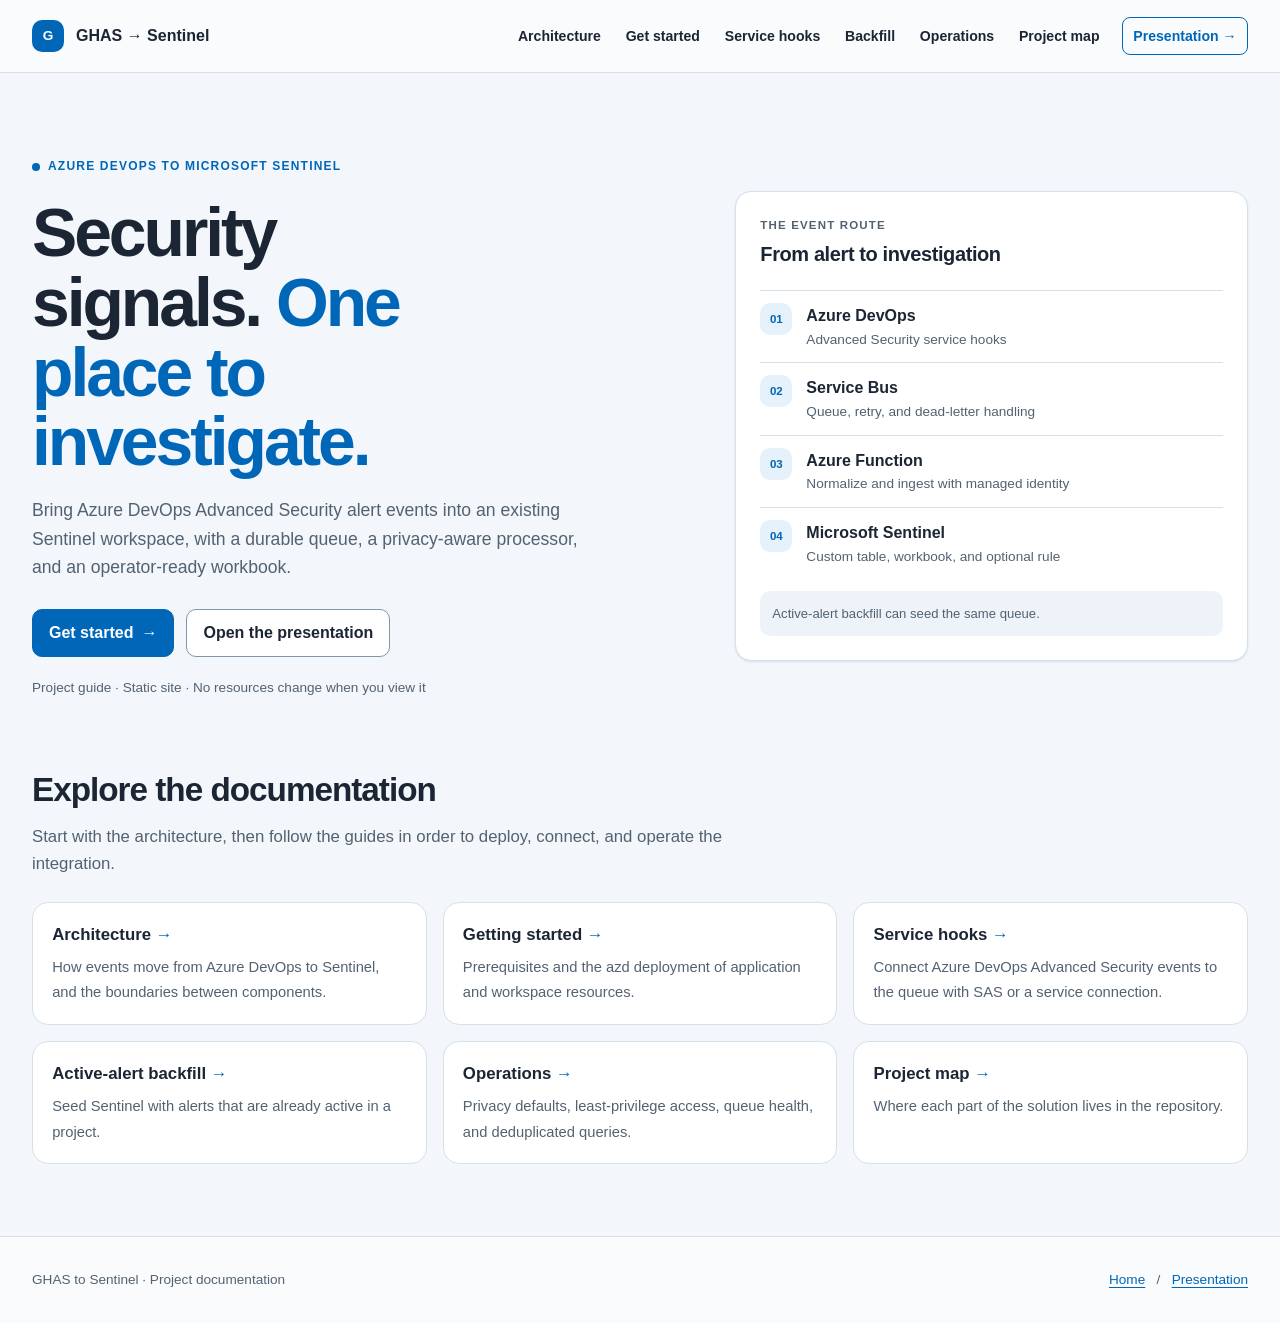
<file: docs/index.html>
<!doctype html>
<html lang="en">
<head>
  <meta charset="utf-8">
  <meta name="viewport" content="width=device-width, initial-scale=1">
  <meta name="description" content="A practical guide to forwarding Azure DevOps Advanced Security alerts to Microsoft Sentinel.">
  <title>GHAS to Sentinel | Project guide</title>
  <script src="assets/theme.js"></script>
  <script src="assets/nav.js" defer></script>
  <link rel="stylesheet" href="assets/site.css">
</head>
<body>
  <a class="skip-link" href="#content">Skip to content</a>
  <header class="site-header">
    <div class="wrap header-inner">
      <a class="brand" href="index.html"><span class="brand-mark" aria-hidden="true">G</span><span>GHAS <span aria-hidden="true">&rarr;</span> Sentinel</span></a>
      <nav class="site-nav" aria-label="Main navigation">
        <a href="architecture.html">Architecture</a>
        <a href="getting-started.html">Get started</a>
        <a href="service-hooks.html">Service hooks</a>
        <a href="backfill.html">Backfill</a>
        <a href="operations.html">Operations</a>
        <a href="reference.html">Project map</a>
        <a class="nav-cta" href="presentation.html">Presentation <span aria-hidden="true">&rarr;</span></a>
      </nav>
    </div>
  </header>
  <main id="content" class="wrap">
    <section class="hero" aria-labelledby="hero-title">
      <div>
        <span class="eyebrow">Azure DevOps to Microsoft Sentinel</span>
        <h1 id="hero-title">Security signals. <em>One place to investigate.</em></h1>
        <p class="hero-copy">Bring Azure DevOps Advanced Security alert events into an existing Sentinel workspace, with a durable queue, a privacy-aware processor, and an operator-ready workbook.</p>
        <div class="hero-actions">
          <a class="button" href="getting-started.html">Get started <span aria-hidden="true">&rarr;</span></a>
          <a class="button secondary" href="presentation.html">Open the presentation</a>
        </div>
        <p class="hero-note">Project guide &middot; Static site &middot; No resources change when you view it</p>
      </div>
      <aside class="route-card" aria-label="Simplified event route">
        <div class="card-label">The event route</div>
        <h2>From alert to investigation</h2>
        <ol class="route">
          <li><span class="route-number">01</span><div><strong>Azure DevOps</strong><span>Advanced Security service hooks</span></div></li>
          <li><span class="route-number">02</span><div><strong>Service Bus</strong><span>Queue, retry, and dead-letter handling</span></div></li>
          <li><span class="route-number">03</span><div><strong>Azure Function</strong><span>Normalize and ingest with managed identity</span></div></li>
          <li><span class="route-number">04</span><div><strong>Microsoft Sentinel</strong><span>Custom table, workbook, and optional rule</span></div></li>
        </ol>
        <p class="route-foot">Active-alert backfill can seed the same queue.</p>
      </aside>
    </section>
    <section class="home-section" aria-labelledby="docs-title">
      <h2 id="docs-title">Explore the documentation</h2>
      <p class="lead">Start with the architecture, then follow the guides in order to deploy, connect, and operate the integration.</p>
      <ul class="doc-links">
          <li><a class="doc-link" href="architecture.html"><strong>Architecture</strong><span>How events move from Azure DevOps to Sentinel, and the boundaries between components.</span></a></li>
          <li><a class="doc-link" href="getting-started.html"><strong>Getting started</strong><span>Prerequisites and the azd deployment of application and workspace resources.</span></a></li>
          <li><a class="doc-link" href="service-hooks.html"><strong>Service hooks</strong><span>Connect Azure DevOps Advanced Security events to the queue with SAS or a service connection.</span></a></li>
          <li><a class="doc-link" href="backfill.html"><strong>Active-alert backfill</strong><span>Seed Sentinel with alerts that are already active in a project.</span></a></li>
          <li><a class="doc-link" href="operations.html"><strong>Operations</strong><span>Privacy defaults, least-privilege access, queue health, and deduplicated queries.</span></a></li>
          <li><a class="doc-link" href="reference.html"><strong>Project map</strong><span>Where each part of the solution lives in the repository.</span></a></li>
      </ul>
    </section>
  </main>
  <footer class="site-footer">
    <div class="wrap footer-inner"><p>GHAS to Sentinel &middot; Project documentation</p><p><a href="index.html">Home</a> &nbsp; / &nbsp; <a href="presentation.html">Presentation</a></p></div>
  </footer>
</body>
</html>
</file>
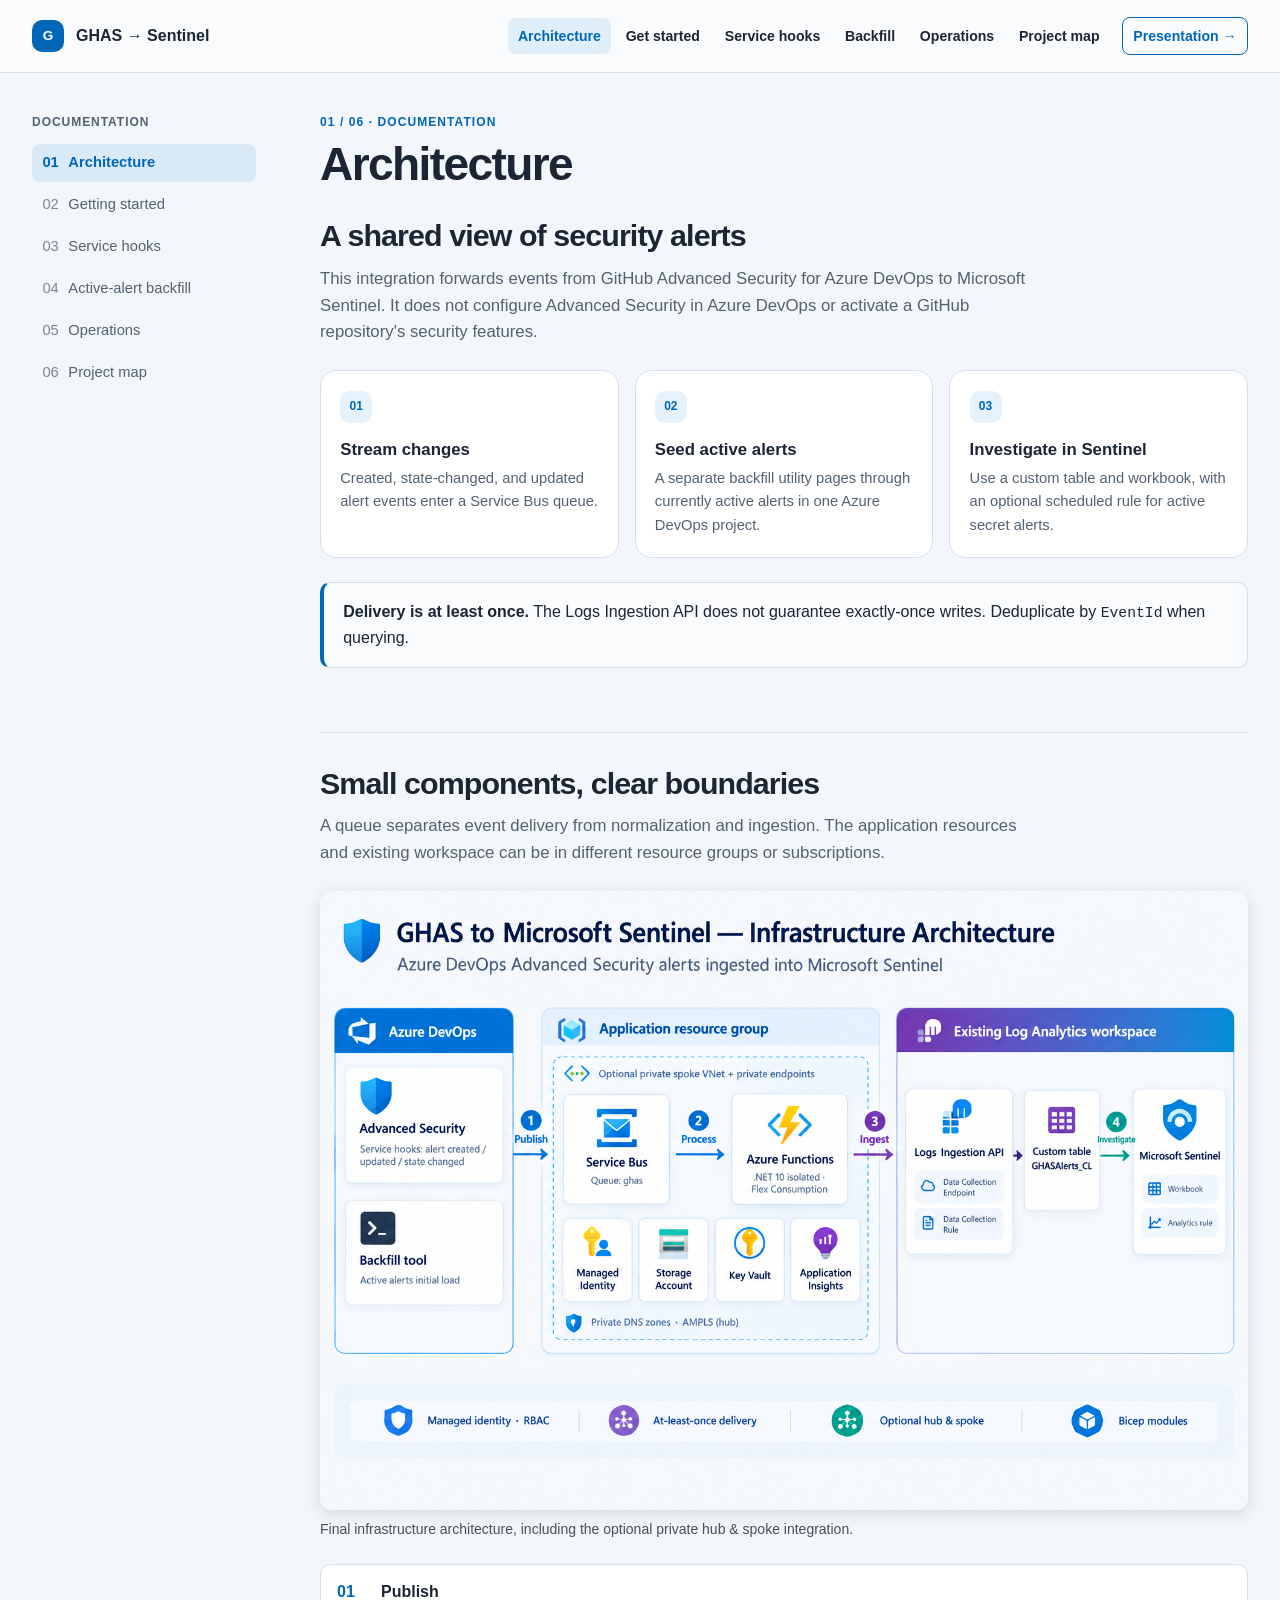
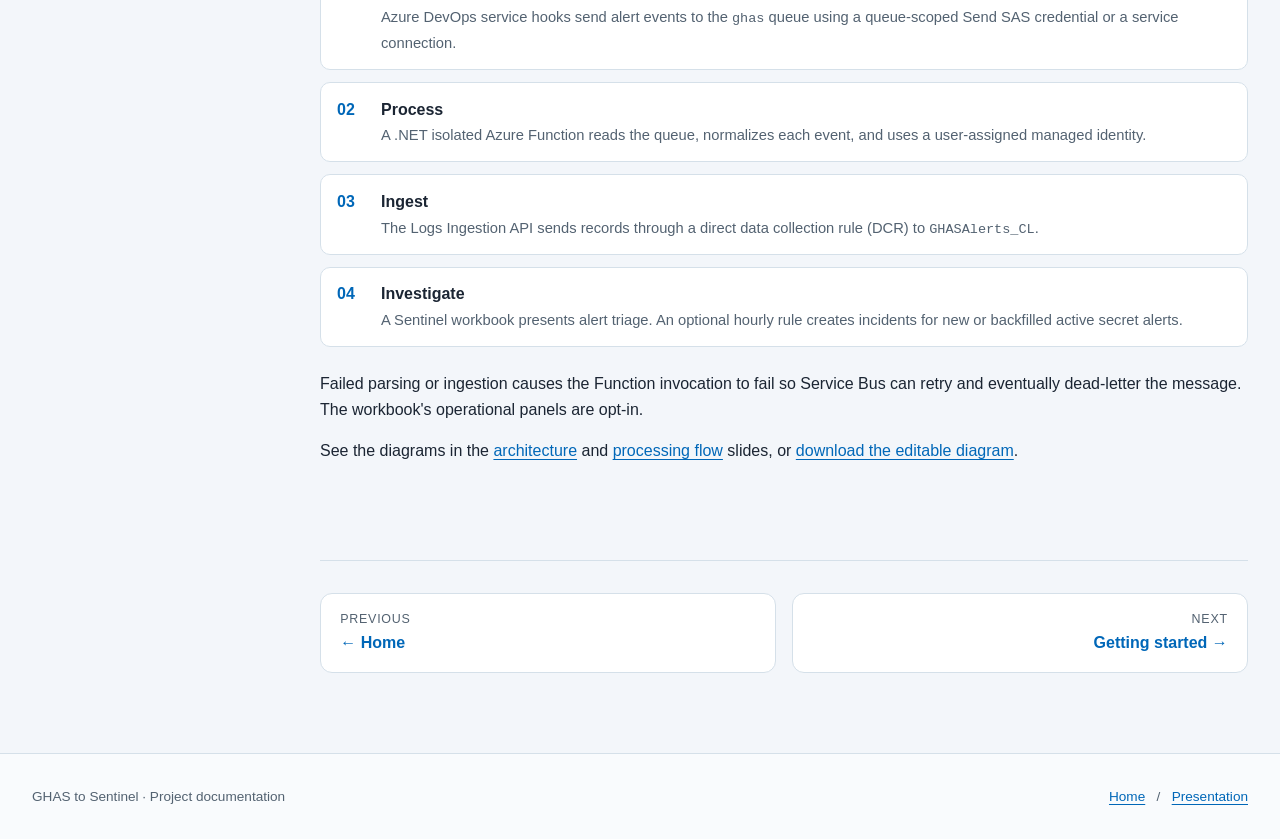
<file: docs/architecture.html>
<!doctype html>
<html lang="en">
<head>
  <meta charset="utf-8">
  <meta name="viewport" content="width=device-width, initial-scale=1">
  <meta name="description" content="How events move from Azure DevOps to Sentinel, and the boundaries between components.">
  <title>Architecture | GHAS to Sentinel</title>
  <script src="assets/theme.js"></script>
  <script src="assets/nav.js" defer></script>
  <link rel="stylesheet" href="assets/site.css">
</head>
<body>
  <a class="skip-link" href="#content">Skip to content</a>
  <header class="site-header">
    <div class="wrap header-inner">
      <a class="brand" href="index.html"><span class="brand-mark" aria-hidden="true">G</span><span>GHAS <span aria-hidden="true">&rarr;</span> Sentinel</span></a>
      <nav class="site-nav" aria-label="Main navigation">
        <a href="architecture.html" aria-current="page">Architecture</a>
        <a href="getting-started.html">Get started</a>
        <a href="service-hooks.html">Service hooks</a>
        <a href="backfill.html">Backfill</a>
        <a href="operations.html">Operations</a>
        <a href="reference.html">Project map</a>
        <a class="nav-cta" href="presentation.html">Presentation <span aria-hidden="true">&rarr;</span></a>
      </nav>
    </div>
  </header>
  <main id="content" class="wrap layout">
      <nav class="sidebar" aria-label="Documentation">
        <strong>Documentation</strong>
        <a href="architecture.html" aria-current="page"><span>01</span>Architecture</a>
        <a href="getting-started.html"><span>02</span>Getting started</a>
        <a href="service-hooks.html"><span>03</span>Service hooks</a>
        <a href="backfill.html"><span>04</span>Active-alert backfill</a>
        <a href="operations.html"><span>05</span>Operations</a>
        <a href="reference.html"><span>06</span>Project map</a>
      </nav>
      <div>
          <p class="section-label">01 / 06 &middot; Documentation</p>
          <h1 class="page-title">Architecture</h1>

          <section class="content-section" id="overview">
            <h2>A shared view of security alerts</h2>
            <p class="lead">This integration forwards events from GitHub Advanced Security for Azure DevOps to Microsoft Sentinel. It does not configure Advanced Security in Azure DevOps or activate a GitHub repository's security features.</p>
            <div class="cards">
              <article class="card"><span class="card-index">01</span><h3>Stream changes</h3><p>Created, state-changed, and updated alert events enter a Service Bus queue.</p></article>
              <article class="card"><span class="card-index">02</span><h3>Seed active alerts</h3><p>A separate backfill utility pages through currently active alerts in one Azure DevOps project.</p></article>
              <article class="card"><span class="card-index">03</span><h3>Investigate in Sentinel</h3><p>Use a custom table and workbook, with an optional scheduled rule for active secret alerts.</p></article>
            </div>
            <div class="note"><strong>Delivery is at least once.</strong> The Logs Ingestion API does not guarantee exactly-once writes. Deduplicate by <code>EventId</code> when querying.</div>
          </section>
          <section class="content-section" id="components">
            <h2>Small components, clear boundaries</h2>
            <p class="lead">A queue separates event delivery from normalization and ingestion. The application resources and existing workspace can be in different resource groups or subscriptions.</p>
            <figure class="infographic">
              <a href="assets/architecture-infographic.png"><img src="assets/architecture-infographic.png" alt="Infrastructure architecture: Azure DevOps Advanced Security and the backfill tool publish to a Service Bus queue; an Azure Function with managed identity, storage, Key Vault and Application Insights, optionally in a private spoke VNet, ingests through the Logs Ingestion API into the GHASAlerts_CL table used by the Sentinel workbook and analytics rule." width="1536" height="1024" loading="lazy" decoding="async"></a>
              <figcaption>Final infrastructure architecture, including the optional private hub &amp; spoke integration.</figcaption>
            </figure>
            <ol class="steps">
              <li><strong>Publish</strong><span>Azure DevOps service hooks send alert events to the <code>ghas</code> queue using a queue-scoped Send SAS credential or a service connection.</span></li>
              <li><strong>Process</strong><span>A .NET isolated Azure Function reads the queue, normalizes each event, and uses a user-assigned managed identity.</span></li>
              <li><strong>Ingest</strong><span>The Logs Ingestion API sends records through a direct data collection rule (DCR) to <code>GHASAlerts_CL</code>.</span></li>
              <li><strong>Investigate</strong><span>A Sentinel workbook presents alert triage. An optional hourly rule creates incidents for new or backfilled active secret alerts.</span></li>
            </ol>
            <p>Failed parsing or ingestion causes the Function invocation to fail so Service Bus can retry and eventually dead-letter the message. The workbook's operational panels are opt-in.</p>
            <p>See the diagrams in the <a href="presentation.html#slide-3">architecture</a> and <a href="presentation.html#slide-4">processing flow</a> slides, or <a href="architecture.excalidraw" download>download the editable diagram</a>.</p>
          </section>
          <nav class="pager" aria-label="Page navigation"><a class="prev" href="index.html"><small>Previous</small><strong>&larr; Home</strong></a><a class="next" href="getting-started.html"><small>Next</small><strong>Getting started &rarr;</strong></a></nav>
      </div>
  </main>
  <footer class="site-footer">
    <div class="wrap footer-inner"><p>GHAS to Sentinel &middot; Project documentation</p><p><a href="index.html">Home</a> &nbsp; / &nbsp; <a href="presentation.html">Presentation</a></p></div>
  </footer>
</body>
</html>
</file>
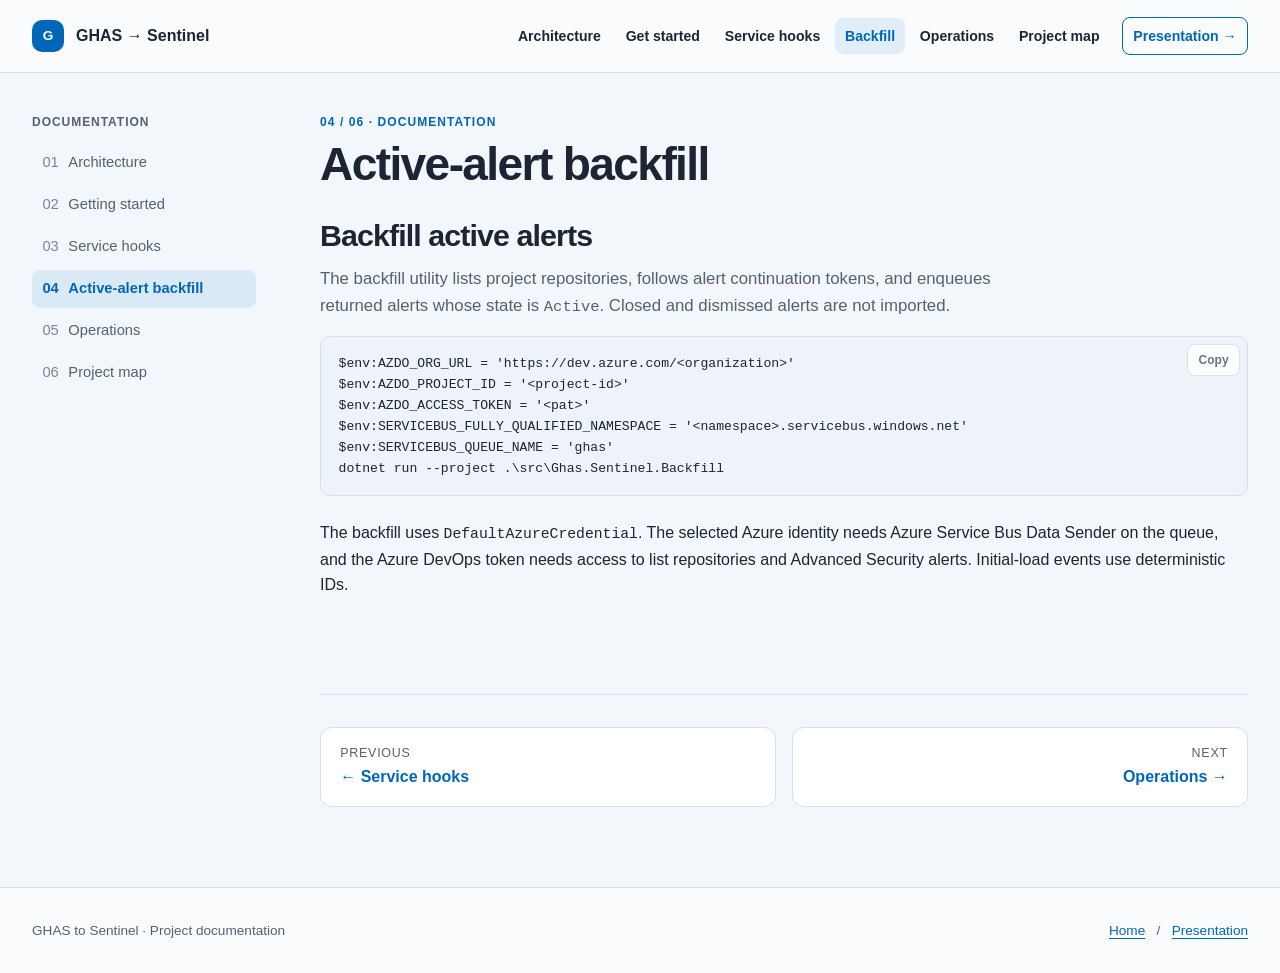
<file: docs/backfill.html>
<!doctype html>
<html lang="en">
<head>
  <meta charset="utf-8">
  <meta name="viewport" content="width=device-width, initial-scale=1">
  <meta name="description" content="Seed Sentinel with alerts that are already active in a project.">
  <title>Active-alert backfill | GHAS to Sentinel</title>
  <script src="assets/theme.js"></script>
  <script src="assets/nav.js" defer></script>
  <link rel="stylesheet" href="assets/site.css">
</head>
<body>
  <a class="skip-link" href="#content">Skip to content</a>
  <header class="site-header">
    <div class="wrap header-inner">
      <a class="brand" href="index.html"><span class="brand-mark" aria-hidden="true">G</span><span>GHAS <span aria-hidden="true">&rarr;</span> Sentinel</span></a>
      <nav class="site-nav" aria-label="Main navigation">
        <a href="architecture.html">Architecture</a>
        <a href="getting-started.html">Get started</a>
        <a href="service-hooks.html">Service hooks</a>
        <a href="backfill.html" aria-current="page">Backfill</a>
        <a href="operations.html">Operations</a>
        <a href="reference.html">Project map</a>
        <a class="nav-cta" href="presentation.html">Presentation <span aria-hidden="true">&rarr;</span></a>
      </nav>
    </div>
  </header>
  <main id="content" class="wrap layout">
      <nav class="sidebar" aria-label="Documentation">
        <strong>Documentation</strong>
        <a href="architecture.html"><span>01</span>Architecture</a>
        <a href="getting-started.html"><span>02</span>Getting started</a>
        <a href="service-hooks.html"><span>03</span>Service hooks</a>
        <a href="backfill.html" aria-current="page"><span>04</span>Active-alert backfill</a>
        <a href="operations.html"><span>05</span>Operations</a>
        <a href="reference.html"><span>06</span>Project map</a>
      </nav>
      <div>
          <p class="section-label">04 / 06 &middot; Documentation</p>
          <h1 class="page-title">Active-alert backfill</h1>

          <section class="content-section" id="backfill">
            <h2>Backfill active alerts</h2>
            <p class="lead">The backfill utility lists project repositories, follows alert continuation tokens, and enqueues returned alerts whose state is <code>Active</code>. Closed and dismissed alerts are not imported.</p>
            <pre tabindex="0" role="region" aria-label="Backfill configuration"><code>$env:AZDO_ORG_URL = 'https://dev.azure.com/&lt;organization&gt;'
$env:AZDO_PROJECT_ID = '&lt;project-id&gt;'
$env:AZDO_ACCESS_TOKEN = '&lt;pat&gt;'
$env:SERVICEBUS_FULLY_QUALIFIED_NAMESPACE = '&lt;namespace&gt;.servicebus.windows.net'
$env:SERVICEBUS_QUEUE_NAME = 'ghas'
dotnet run --project .\src\Ghas.Sentinel.Backfill</code></pre>
            <p>The backfill uses <code>DefaultAzureCredential</code>. The selected Azure identity needs Azure Service Bus Data Sender on the queue, and the Azure DevOps token needs access to list repositories and Advanced Security alerts. Initial-load events use deterministic IDs.</p>
          </section>
          <nav class="pager" aria-label="Page navigation"><a class="prev" href="service-hooks.html"><small>Previous</small><strong>&larr; Service hooks</strong></a><a class="next" href="operations.html"><small>Next</small><strong>Operations &rarr;</strong></a></nav>
      </div>
  </main>
  <footer class="site-footer">
    <div class="wrap footer-inner"><p>GHAS to Sentinel &middot; Project documentation</p><p><a href="index.html">Home</a> &nbsp; / &nbsp; <a href="presentation.html">Presentation</a></p></div>
  </footer>
</body>
</html>
</file>
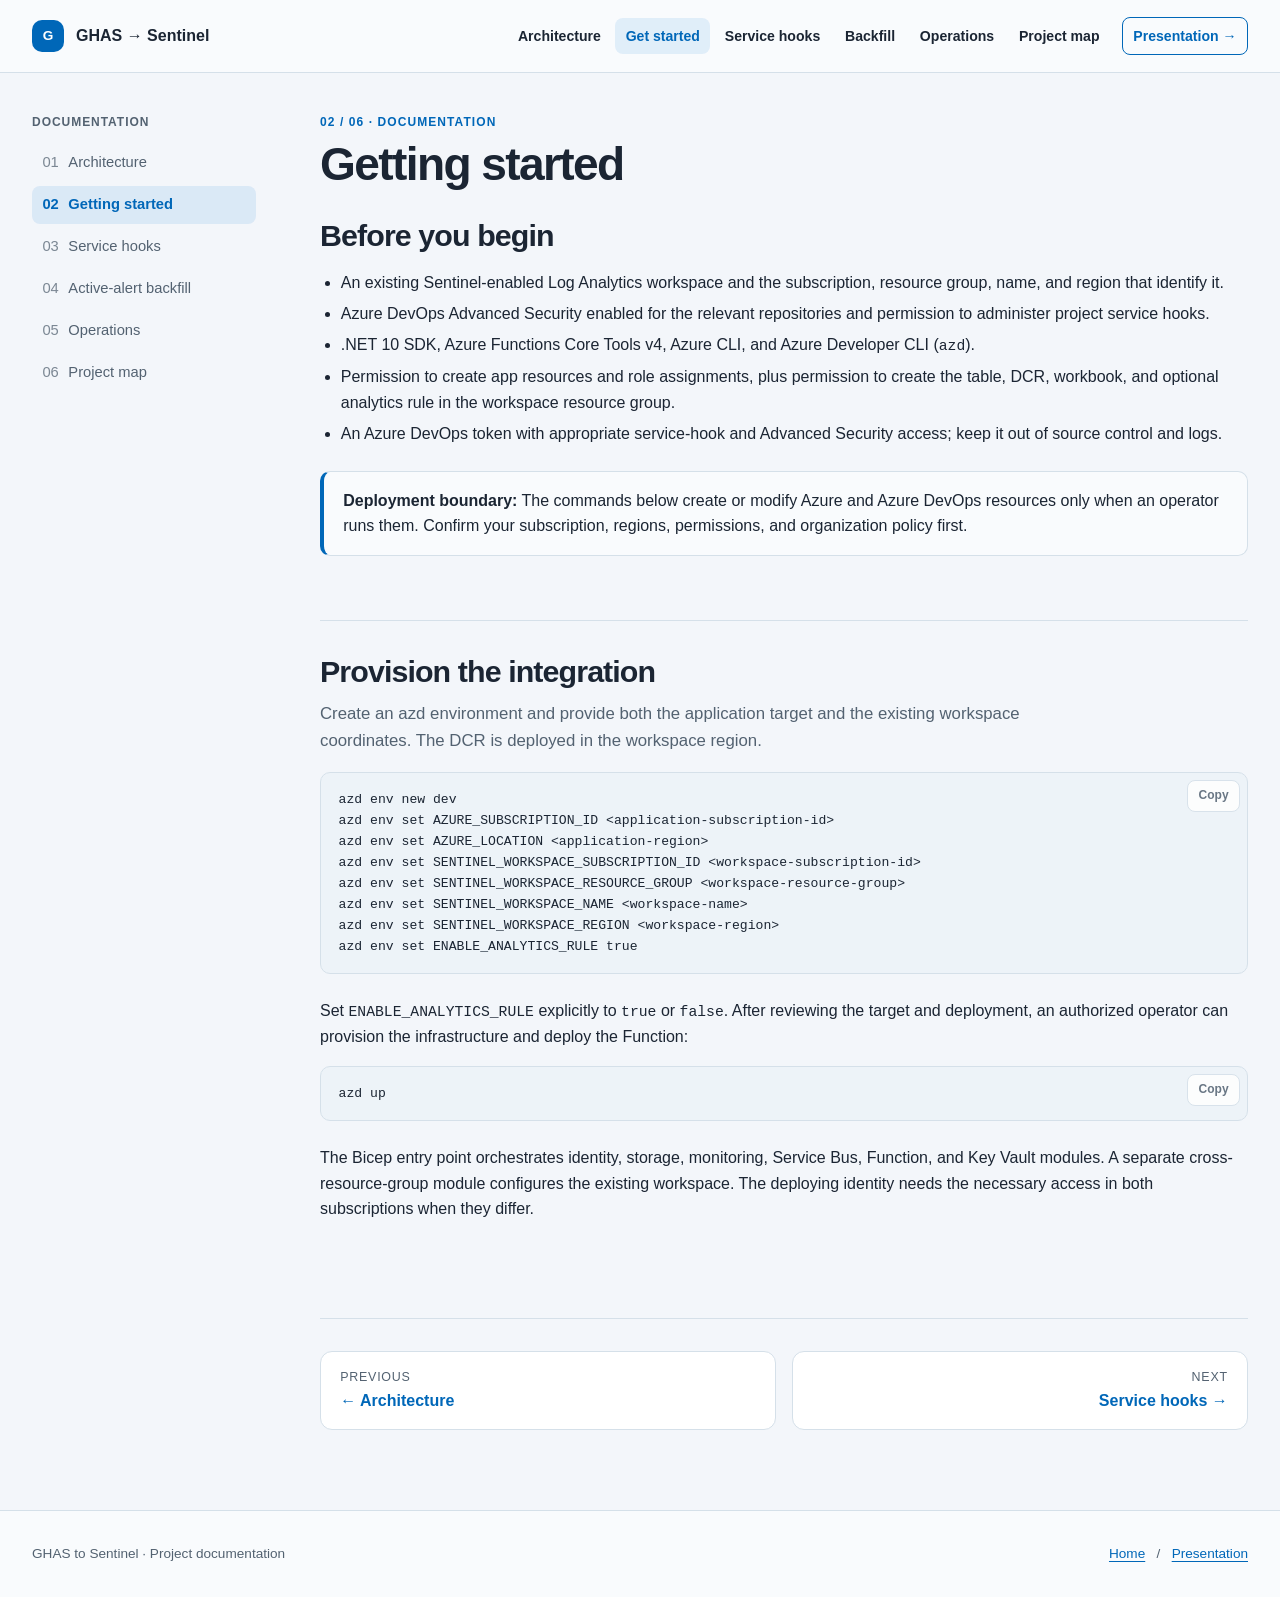
<file: docs/getting-started.html>
<!doctype html>
<html lang="en">
<head>
  <meta charset="utf-8">
  <meta name="viewport" content="width=device-width, initial-scale=1">
  <meta name="description" content="Prerequisites and the azd deployment of application and workspace resources.">
  <title>Getting started | GHAS to Sentinel</title>
  <script src="assets/theme.js"></script>
  <script src="assets/nav.js" defer></script>
  <link rel="stylesheet" href="assets/site.css">
</head>
<body>
  <a class="skip-link" href="#content">Skip to content</a>
  <header class="site-header">
    <div class="wrap header-inner">
      <a class="brand" href="index.html"><span class="brand-mark" aria-hidden="true">G</span><span>GHAS <span aria-hidden="true">&rarr;</span> Sentinel</span></a>
      <nav class="site-nav" aria-label="Main navigation">
        <a href="architecture.html">Architecture</a>
        <a href="getting-started.html" aria-current="page">Get started</a>
        <a href="service-hooks.html">Service hooks</a>
        <a href="backfill.html">Backfill</a>
        <a href="operations.html">Operations</a>
        <a href="reference.html">Project map</a>
        <a class="nav-cta" href="presentation.html">Presentation <span aria-hidden="true">&rarr;</span></a>
      </nav>
    </div>
  </header>
  <main id="content" class="wrap layout">
      <nav class="sidebar" aria-label="Documentation">
        <strong>Documentation</strong>
        <a href="architecture.html"><span>01</span>Architecture</a>
        <a href="getting-started.html" aria-current="page"><span>02</span>Getting started</a>
        <a href="service-hooks.html"><span>03</span>Service hooks</a>
        <a href="backfill.html"><span>04</span>Active-alert backfill</a>
        <a href="operations.html"><span>05</span>Operations</a>
        <a href="reference.html"><span>06</span>Project map</a>
      </nav>
      <div>
          <p class="section-label">02 / 06 &middot; Documentation</p>
          <h1 class="page-title">Getting started</h1>

          <section class="content-section" id="prerequisites">
            <h2>Before you begin</h2>
            <ul>
              <li>An existing Sentinel-enabled Log Analytics workspace and the subscription, resource group, name, and region that identify it.</li>
              <li>Azure DevOps Advanced Security enabled for the relevant repositories and permission to administer project service hooks.</li>
              <li>.NET 10 SDK, Azure Functions Core Tools v4, Azure CLI, and Azure Developer CLI (<code>azd</code>).</li>
              <li>Permission to create app resources and role assignments, plus permission to create the table, DCR, workbook, and optional analytics rule in the workspace resource group.</li>
              <li>An Azure DevOps token with appropriate service-hook and Advanced Security access; keep it out of source control and logs.</li>
            </ul>
            <div class="note"><strong>Deployment boundary:</strong> The commands below create or modify Azure and Azure DevOps resources only when an operator runs them. Confirm your subscription, regions, permissions, and organization policy first.</div>
          </section>
          <section class="content-section" id="deploy">
            <h2>Provision the integration</h2>
            <p class="lead">Create an azd environment and provide both the application target and the existing workspace coordinates. The DCR is deployed in the workspace region.</p>
            <pre tabindex="0" role="region" aria-label="Azure Developer CLI environment configuration"><code>azd env new dev
azd env set AZURE_SUBSCRIPTION_ID &lt;application-subscription-id&gt;
azd env set AZURE_LOCATION &lt;application-region&gt;
azd env set SENTINEL_WORKSPACE_SUBSCRIPTION_ID &lt;workspace-subscription-id&gt;
azd env set SENTINEL_WORKSPACE_RESOURCE_GROUP &lt;workspace-resource-group&gt;
azd env set SENTINEL_WORKSPACE_NAME &lt;workspace-name&gt;
azd env set SENTINEL_WORKSPACE_REGION &lt;workspace-region&gt;
azd env set ENABLE_ANALYTICS_RULE true</code></pre>
            <p>Set <code>ENABLE_ANALYTICS_RULE</code> explicitly to <code>true</code> or <code>false</code>. After reviewing the target and deployment, an authorized operator can provision the infrastructure and deploy the Function:</p>
            <pre><code>azd up</code></pre>
            <p>The Bicep entry point orchestrates identity, storage, monitoring, Service Bus, Function, and Key Vault modules. A separate cross-resource-group module configures the existing workspace. The deploying identity needs the necessary access in both subscriptions when they differ.</p>
          </section>
          <nav class="pager" aria-label="Page navigation"><a class="prev" href="architecture.html"><small>Previous</small><strong>&larr; Architecture</strong></a><a class="next" href="service-hooks.html"><small>Next</small><strong>Service hooks &rarr;</strong></a></nav>
      </div>
  </main>
  <footer class="site-footer">
    <div class="wrap footer-inner"><p>GHAS to Sentinel &middot; Project documentation</p><p><a href="index.html">Home</a> &nbsp; / &nbsp; <a href="presentation.html">Presentation</a></p></div>
  </footer>
</body>
</html>
</file>
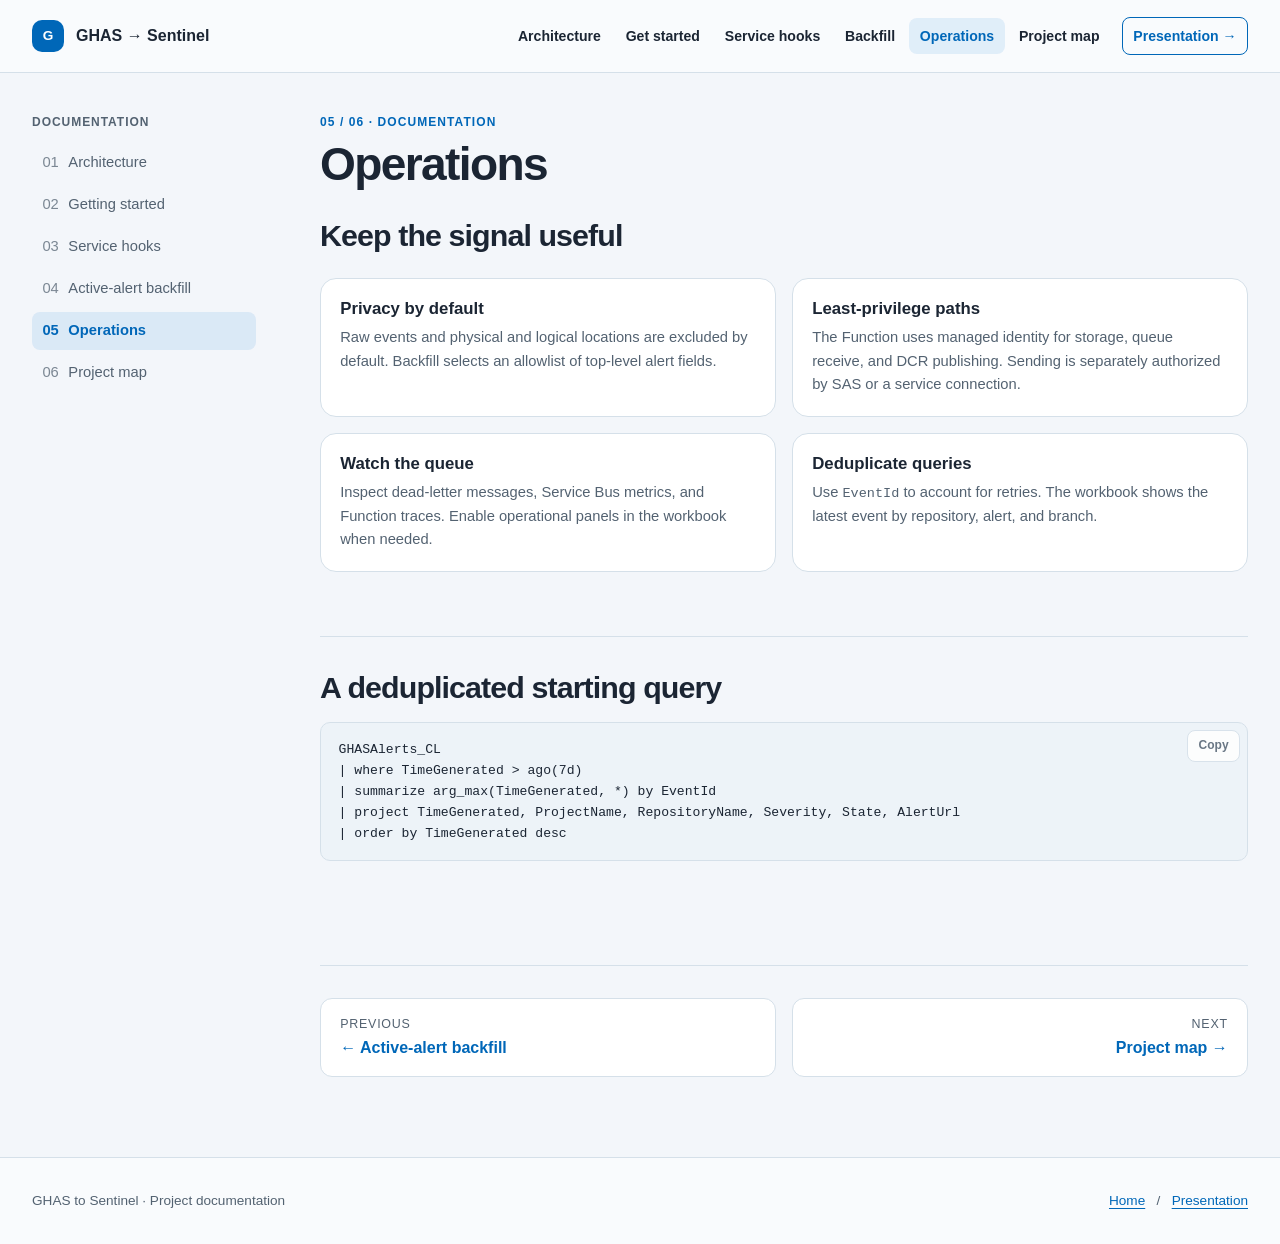
<file: docs/operations.html>
<!doctype html>
<html lang="en">
<head>
  <meta charset="utf-8">
  <meta name="viewport" content="width=device-width, initial-scale=1">
  <meta name="description" content="Privacy defaults, least-privilege access, queue health, and deduplicated queries.">
  <title>Operations | GHAS to Sentinel</title>
  <script src="assets/theme.js"></script>
  <script src="assets/nav.js" defer></script>
  <link rel="stylesheet" href="assets/site.css">
</head>
<body>
  <a class="skip-link" href="#content">Skip to content</a>
  <header class="site-header">
    <div class="wrap header-inner">
      <a class="brand" href="index.html"><span class="brand-mark" aria-hidden="true">G</span><span>GHAS <span aria-hidden="true">&rarr;</span> Sentinel</span></a>
      <nav class="site-nav" aria-label="Main navigation">
        <a href="architecture.html">Architecture</a>
        <a href="getting-started.html">Get started</a>
        <a href="service-hooks.html">Service hooks</a>
        <a href="backfill.html">Backfill</a>
        <a href="operations.html" aria-current="page">Operations</a>
        <a href="reference.html">Project map</a>
        <a class="nav-cta" href="presentation.html">Presentation <span aria-hidden="true">&rarr;</span></a>
      </nav>
    </div>
  </header>
  <main id="content" class="wrap layout">
      <nav class="sidebar" aria-label="Documentation">
        <strong>Documentation</strong>
        <a href="architecture.html"><span>01</span>Architecture</a>
        <a href="getting-started.html"><span>02</span>Getting started</a>
        <a href="service-hooks.html"><span>03</span>Service hooks</a>
        <a href="backfill.html"><span>04</span>Active-alert backfill</a>
        <a href="operations.html" aria-current="page"><span>05</span>Operations</a>
        <a href="reference.html"><span>06</span>Project map</a>
      </nav>
      <div>
          <p class="section-label">05 / 06 &middot; Documentation</p>
          <h1 class="page-title">Operations</h1>

          <section class="content-section" id="operations">
            <h2>Keep the signal useful</h2>
            <div class="cards two">
              <article class="card"><h3>Privacy by default</h3><p>Raw events and physical and logical locations are excluded by default. Backfill selects an allowlist of top-level alert fields.</p></article>
              <article class="card"><h3>Least-privilege paths</h3><p>The Function uses managed identity for storage, queue receive, and DCR publishing. Sending is separately authorized by SAS or a service connection.</p></article>
              <article class="card"><h3>Watch the queue</h3><p>Inspect dead-letter messages, Service Bus metrics, and Function traces. Enable operational panels in the workbook when needed.</p></article>
              <article class="card"><h3>Deduplicate queries</h3><p>Use <code>EventId</code> to account for retries. The workbook shows the latest event by repository, alert, and branch.</p></article>
            </div>
          </section>
          <section class="content-section" id="query">
            <h2>A deduplicated starting query</h2>
            <pre tabindex="0" role="region" aria-label="Deduplicated alert query"><code>GHASAlerts_CL
| where TimeGenerated &gt; ago(7d)
| summarize arg_max(TimeGenerated, *) by EventId
| project TimeGenerated, ProjectName, RepositoryName, Severity, State, AlertUrl
| order by TimeGenerated desc</code></pre>
          </section>
          <nav class="pager" aria-label="Page navigation"><a class="prev" href="backfill.html"><small>Previous</small><strong>&larr; Active-alert backfill</strong></a><a class="next" href="reference.html"><small>Next</small><strong>Project map &rarr;</strong></a></nav>
      </div>
  </main>
  <footer class="site-footer">
    <div class="wrap footer-inner"><p>GHAS to Sentinel &middot; Project documentation</p><p><a href="index.html">Home</a> &nbsp; / &nbsp; <a href="presentation.html">Presentation</a></p></div>
  </footer>
</body>
</html>
</file>
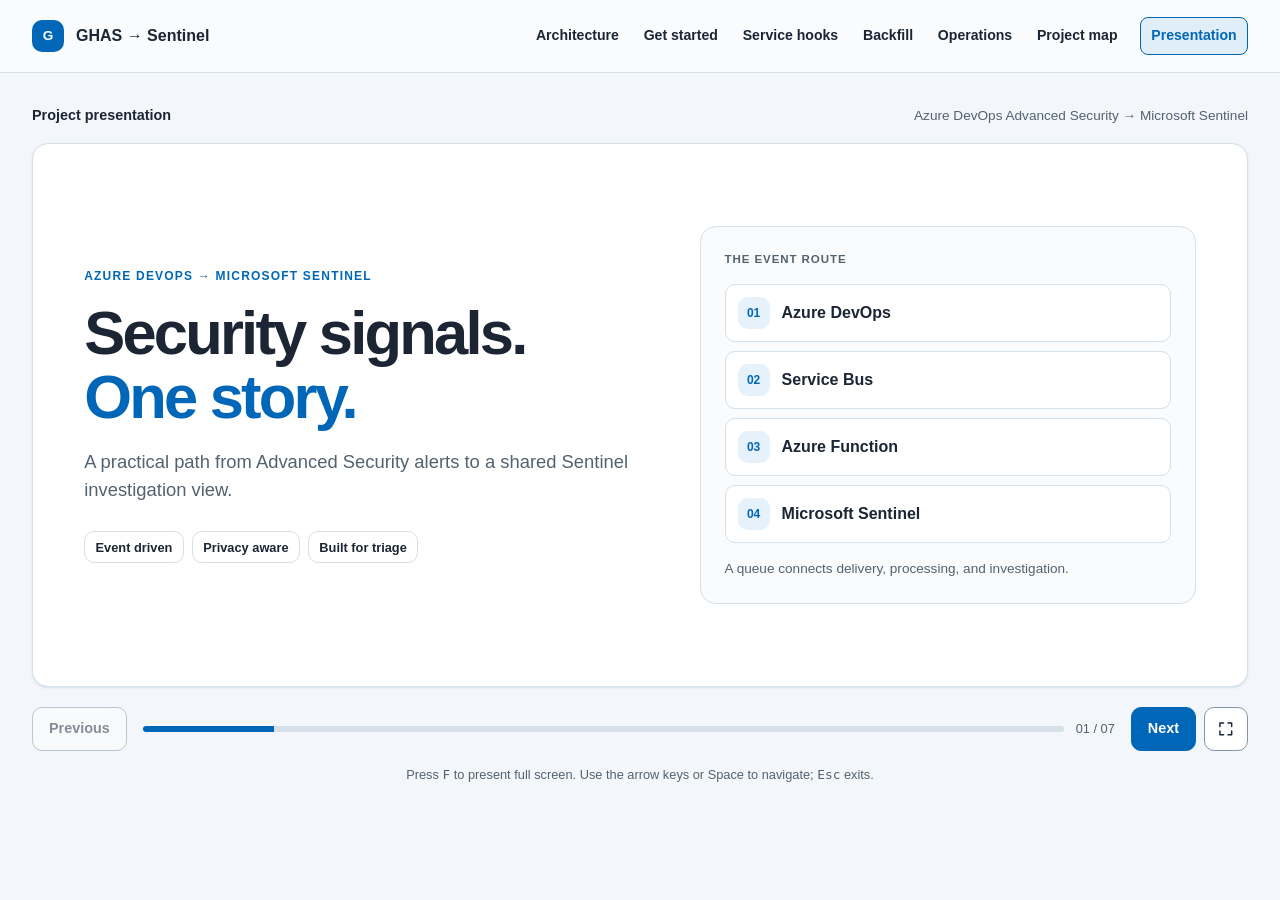
<file: docs/presentation.html>
<!doctype html>
<html lang="en">
<head>
  <meta charset="utf-8">
  <meta name="viewport" content="width=device-width, initial-scale=1, viewport-fit=cover">
  <meta name="description" content="An interactive presentation of the Azure DevOps Advanced Security to Microsoft Sentinel integration.">
  <title>GHAS to Sentinel | Presentation</title>
  <script>
    (() => {
      const param = new URLSearchParams(window.location.search).get("scoutTheme");
      const theme =
        param || (window.matchMedia("(prefers-color-scheme: dark)").matches ? "dark" : "light");
      document.documentElement.setAttribute("data-theme", theme);
      document.documentElement.classList.add("js");
    })();
  </script>
  <script src="assets/nav.js" defer></script>
  <style>
    :root {
      color-scheme: light;
      --cp-bg: #f7f4ef;
      --cp-bg-elevated: #fcfbf8;
      --cp-surface: #ffffff;
      --cp-surface-soft: #f5f5f5;
      --cp-border: #dedede;
      --cp-border-strong: #919191;
      --cp-text: #242424;
      --cp-text-muted: #5c5c5c;
      --cp-text-soft: #6f6f6f;
      --cp-accent: #b11f4b;
      --cp-accent-hover: #9a1a41;
      --cp-accent-soft: rgba(177, 31, 75, 0.08);
      --cp-accent-fg: #ffffff;
      --cp-success: #16a34a;
      --cp-danger: #dc2626;
      --cp-warning: #f59e0b;
      --cp-link: #0078d4;
      --cp-shadow: 0 18px 48px rgba(0, 0, 0, 0.12);
      --cp-overlay: rgba(255, 255, 255, 0.8);
      --cp-panel: rgba(255, 255, 255, 0.86);
      --cp-panel-strong: rgba(255, 255, 255, 0.96);
      --cp-sheen: rgba(255, 255, 255, 0.55);
      --cp-highlight: rgba(177, 31, 75, 0.12);
    }
    html[data-theme="dark"] {
      color-scheme: dark;
      --cp-bg: #3d3b3a;
      --cp-bg-elevated: #343231;
      --cp-surface: #292929;
      --cp-surface-soft: #2e2e2e;
      --cp-border: #474747;
      --cp-border-strong: #5f5f5f;
      --cp-text: #dedede;
      --cp-text-muted: #919191;
      --cp-text-soft: #b0b0b0;
      --cp-accent: #fd8ea1;
      --cp-accent-hover: #fb7b91;
      --cp-accent-soft: rgba(253, 142, 161, 0.14);
      --cp-accent-fg: #1a1a1a;
      --cp-success: #4ade80;
      --cp-danger: #f87171;
      --cp-warning: #fbbf24;
      --cp-link: #4da6ff;
      --cp-shadow: 0 18px 48px rgba(0, 0, 0, 0.32);
      --cp-overlay: rgba(41, 41, 41, 0.88);
      --cp-panel: rgba(41, 41, 41, 0.72);
      --cp-panel-strong: rgba(41, 41, 41, 0.96);
      --cp-sheen: rgba(255, 255, 255, 0.04);
      --cp-highlight: rgba(253, 142, 161, 0.12);
    }
    /* Azure DevOps-inspired colors, with accessible light and dark variants. */
    :root {
      --cp-bg: #f3f6fa;
      --cp-bg-elevated: #f9fbfd;
      --cp-surface: #ffffff;
      --cp-surface-soft: #edf3f8;
      --cp-border: #d5e0e9;
      --cp-border-strong: #8397a7;
      --cp-text: #1b2533;
      --cp-text-muted: #526170;
      --cp-text-soft: #536271;
      --cp-accent: #0067b8;
      --cp-accent-hover: #005a9e;
      --cp-accent-soft: rgba(0, 120, 212, 0.1);
      --cp-accent-fg: #ffffff;
      --cp-link: #0067b8;
      --cp-highlight: rgba(0, 120, 212, 0.12);
    }
    html[data-theme="dark"] {
      --cp-bg: #111a24;
      --cp-bg-elevated: #172534;
      --cp-surface: #1b2b3c;
      --cp-surface-soft: #142231;
      --cp-border: #3a526a;
      --cp-border-strong: #7690a8;
      --cp-text: #edf5fc;
      --cp-text-muted: #b6c8d8;
      --cp-text-soft: #bdcddd;
      --cp-accent: #66b9ff;
      --cp-accent-hover: #90cdff;
      --cp-accent-soft: rgba(0, 120, 212, 0.2);
      --cp-accent-fg: #10283d;
      --cp-link: #66b9ff;
      --cp-highlight: rgba(102, 185, 255, 0.18);
    }
    * { box-sizing: border-box; }
    body {
      margin: 0;
      background: var(--cp-bg);
      color: var(--cp-text);
      font: 1rem/1.5 "Segoe UI", Aptos, Calibri, -apple-system, BlinkMacSystemFont, sans-serif;
    }
    a { color: var(--cp-accent); text-underline-offset: .2em; }
    a:hover { color: var(--cp-accent-hover); }
    a:focus-visible, button:focus-visible, pre:focus-visible { outline: 3px solid var(--cp-accent); outline-offset: 4px; }
    html { -webkit-text-size-adjust: 100%; text-size-adjust: 100%; }
    code, pre { font-family: Consolas, "Courier New", Courier, monospace; }
    code { overflow-wrap: anywhere; }
    .sr-only { position: absolute; width: 1px; height: 1px; padding: 0; margin: -1px; overflow: hidden; clip: rect(0, 0, 0, 0); white-space: nowrap; border: 0; }
    .wrap { width: min(100% - 3rem, 76rem); margin: 0 auto; }
    .site-header { position: relative; z-index: 20; border-bottom: 1px solid var(--cp-border); background: var(--cp-bg-elevated); }
    .header-inner { position: relative; min-height: 4.5rem; display: flex; align-items: center; justify-content: space-between; gap: 1rem; }
    .brand { display: inline-flex; align-items: center; gap: .75rem; color: var(--cp-text); font-weight: 700; text-decoration: none; }
    .brand:hover { color: var(--cp-text); }
    .brand-mark { display: grid; place-items: center; width: 2rem; height: 2rem; border-radius: .625rem; background: var(--cp-accent); color: var(--cp-accent-fg); font-size: .85rem; }
    .site-nav { display: flex; align-items: center; gap: .25rem; min-width: 0; }
    .site-nav a { padding: .45rem .65rem; border-radius: .5rem; color: var(--cp-text); font-size: .88rem; font-weight: 600; text-decoration: none; white-space: nowrap; }
    .site-nav a:hover { background: var(--cp-surface-soft); color: var(--cp-accent); }
    .site-nav a[aria-current="page"] { margin-left: .5rem; border: 1px solid var(--cp-accent); background: var(--cp-accent-soft); color: var(--cp-accent); }
    .nav-toggle { display: none; align-items: center; gap: .45rem; min-height: 2.75rem; padding: .45rem .8rem; border: 1px solid var(--cp-border-strong); border-radius: .625rem; background: var(--cp-surface); color: var(--cp-text); font: inherit; font-size: .9rem; font-weight: 600; cursor: pointer; }
    .nav-toggle:hover { border-color: var(--cp-accent); color: var(--cp-accent); }
    .nav-toggle svg { width: 1.25rem; height: 1.25rem; }
    .nav-toggle path { transition: transform .2s, opacity .2s; transform-origin: center; }
    .nav-open .nav-toggle .bar-top { transform: translateY(5px) rotate(45deg); }
    .nav-open .nav-toggle .bar-mid { opacity: 0; }
    .nav-open .nav-toggle .bar-bot { transform: translateY(-5px) rotate(-45deg); }
    @media (max-width: 1100px) {
      .header-inner { flex-wrap: wrap; gap: 0; padding-top: .75rem; }
      .site-nav { flex-basis: 100%; margin: .5rem -.65rem 0; padding-bottom: .5rem; overflow-x: auto; scrollbar-width: thin; }
      .site-nav a[aria-current="page"] { margin-left: auto; }
      .js .header-inner { flex-wrap: nowrap; min-height: 4rem; padding-top: 0; }
      .js .nav-toggle { display: inline-flex; }
      .js .site-nav { position: absolute; top: calc(100% + 1px); right: 0; left: 0; z-index: 25; display: none; flex-direction: column; align-items: stretch; gap: .15rem; max-height: calc(100dvh - 5rem); margin: 0; padding: .75rem; overflow-y: auto; border: 1px solid var(--cp-border); border-top: 0; border-radius: 0 0 1rem 1rem; background: var(--cp-bg-elevated); box-shadow: 0 16px 32px rgba(0, 0, 0, .14); }
      .js .nav-open .site-nav { display: flex; }
      .js .site-nav a { display: flex; align-items: center; min-height: 2.75rem; padding: .6rem .85rem; font-size: 1rem; }
      .js .site-nav a[aria-current="page"] { margin: .5rem 0 0; justify-content: center; }
    }
    .deck { padding: 2rem 0 2.5rem; }
    .deck-header { display: flex; justify-content: space-between; gap: 1rem; align-items: baseline; margin-bottom: 1rem; }
    .deck-header p { margin: 0; color: var(--cp-text-soft); font-size: .85rem; }
    .deck-header strong { color: var(--cp-text); font-size: .9rem; }
    .slide {
      display: grid;
      grid-template-columns: minmax(0, 1fr);
      align-content: center;
      min-height: 34rem;
      padding: clamp(1.5rem, 4vw, 3.75rem);
      border: 1px solid var(--cp-border);
      border-radius: 1rem;
      background: var(--cp-surface);
      box-shadow: 0 1px 2px var(--cp-border);
    }
    .slide[hidden] { display: none; }
    .slide-layout { display: grid; grid-template-columns: minmax(0, 1fr) minmax(18rem, .9fr); gap: clamp(2rem, 5vw, 4.5rem); align-items: center; }
    .slide-layout > * { min-width: 0; }
    .kicker { margin: 0 0 1rem; color: var(--cp-accent); font-size: .75rem; font-weight: 700; letter-spacing: .1em; text-transform: uppercase; }
    h2, h3, p { margin-top: 0; }
    h2 { max-width: 17ch; margin-bottom: 1.15rem; font-size: clamp(2.4rem, 4.8vw, 4.5rem); line-height: 1.05; letter-spacing: -.045em; }
    h2 em { color: var(--cp-accent); font-style: normal; }
    h3 { margin-bottom: .35rem; font-size: 1rem; line-height: 1.3; }
    .intro { max-width: 37rem; margin-bottom: 0; color: var(--cp-text-soft); font-size: clamp(1rem, 1.5vw, 1.15rem); }
    .tag-row { display: flex; flex-wrap: wrap; gap: .5rem; margin-top: 1.75rem; }
    .tag { padding: .35rem .65rem; border: 1px solid var(--cp-border); border-radius: .625rem; color: var(--cp-text); font-size: .8rem; font-weight: 600; }
    .visual { padding: 1.5rem; border: 1px solid var(--cp-border); border-radius: 1rem; background: var(--cp-bg-elevated); }
    .visual-label { margin-bottom: 1rem; color: var(--cp-text-soft); font-size: .72rem; font-weight: 700; letter-spacing: .08em; text-transform: uppercase; }
    .route { display: grid; gap: .55rem; margin: 0; padding: 0; list-style: none; }
    .route li { display: flex; align-items: center; gap: .75rem; padding: .75rem; border: 1px solid var(--cp-border); border-radius: .625rem; background: var(--cp-surface); font-weight: 700; }
    .number { flex: 0 0 2rem; display: grid; place-items: center; width: 2rem; height: 2rem; border-radius: .625rem; background: var(--cp-accent-soft); color: var(--cp-accent); font-size: .75rem; font-weight: 700; }
    .visual-foot { margin: 1rem 0 0; color: var(--cp-text-soft); font-size: .85rem; }
    .stats { display: grid; gap: .75rem; }
    .stat { display: grid; grid-template-columns: 3rem 1fr; gap: 1rem; align-items: center; padding: 1rem; border: 1px solid var(--cp-border); border-radius: .625rem; background: var(--cp-surface); }
    .stat strong { color: var(--cp-accent); font-size: 2rem; line-height: 1; letter-spacing: -.05em; }
    .stat span { color: var(--cp-text-soft); font-size: .9rem; }
    .diagram-slide { align-content: start; }
    .diagram-slide h2 { max-width: none; margin-bottom: .6rem; font-size: clamp(2rem, 3.8vw, 3.4rem); }
    .diagram-slide .intro { max-width: 58rem; font-size: 1rem; }
    .infographic-slide { display: block; margin: 1rem 0 0; padding: 0; border: 0; background: none; box-shadow: none; }
    .infographic-slide img { display: block; width: 100%; max-height: 62vh; height: auto; margin: 0 auto; object-fit: contain; border-radius: 1rem; background: #f7f9fc; box-shadow: 0 6px 20px rgba(0, 0, 0, .14); }
    .infographic-slide figcaption { margin-top: .6rem; }
    .presenting .slide.diagram-slide { grid-template-rows: minmax(0, 1fr); align-content: stretch; padding: 36px 56px; }
    .presenting .diagram-slide .kicker { margin-bottom: 8px; }
    .presenting .slide.diagram-slide h2 { margin-bottom: 6px; font-size: 42px; }
    .presenting .diagram-slide .intro { font-size: 17px; }
    .presenting .diagram-slide > div { display: flex; flex-direction: column; min-height: 0; }
    .presenting .infographic-slide { display: flex; flex: 1 1 auto; flex-direction: column; min-height: 0; margin-top: 16px; }
    .presenting .infographic-slide img { flex: 1 1 0; width: 100%; min-height: 0; max-height: none; object-fit: contain; background: none; box-shadow: none; }
    .presenting .infographic-slide figcaption { flex: none; margin-top: 10px; font-size: 15px; }
    .architecture, .processing { margin: 1.25rem 0 0; }
    .architecture-grid { display: grid; grid-template-columns: minmax(0, .95fr) 1.25rem minmax(0, 1.22fr) 1.25rem minmax(0, 1.32fr); gap: .4rem; align-items: stretch; }
    .architecture-group { display: flex; flex-direction: column; justify-content: center; min-width: 0; padding: .75rem; border: 1px solid var(--cp-border-strong); border-radius: .625rem; }
    .architecture-group > h3 { margin: 0 0 .65rem; color: var(--cp-text-soft); font-size: .7rem; letter-spacing: .06em; text-transform: uppercase; }
    .architecture-sources { display: grid; gap: .5rem; }
    .architecture-path { display: grid; grid-template-columns: minmax(0, 1fr) 1rem minmax(0, 1fr); gap: .25rem; align-items: stretch; }
    .diagram-node { min-width: 0; padding: .65rem; border: 1px solid var(--cp-border); border-radius: .625rem; background: var(--cp-bg-elevated); }
    .diagram-node svg { display: block; width: 1.35rem; height: 1.35rem; margin-bottom: .35rem; color: var(--cp-accent); }
    .diagram-node strong, .diagram-node small { display: block; overflow-wrap: anywhere; }
    .diagram-node strong { font-size: .85rem; line-height: 1.25; }
    .diagram-node small { margin-top: .25rem; color: var(--cp-text-soft); font-size: .75rem; line-height: 1.3; }
    .diagram-arrow { display: grid; place-items: center; color: var(--cp-accent); font-size: 1.2rem; font-weight: 700; }
    .architecture-output { margin: .65rem 0 0; color: var(--cp-text-soft); font-size: .75rem; line-height: 1.35; }
    .architecture-output span { color: var(--cp-accent); font-weight: 700; }
    .architecture figcaption, .processing figcaption { margin-top: .8rem; color: var(--cp-text-soft); font-size: .82rem; }
    .process-steps { display: grid; grid-template-columns: repeat(3, minmax(0, 1fr)); gap: 1.5rem; margin: 0; padding: 0; list-style: none; }
    .process-steps li { position: relative; min-width: 0; padding: 1rem; border: 1px solid var(--cp-border); border-radius: .625rem; background: var(--cp-bg-elevated); }
    .process-steps li:not(:last-child)::after { content: "\2192"; position: absolute; top: 50%; right: -1.25rem; color: var(--cp-accent); font-size: 1.15rem; font-weight: 700; transform: translateY(-50%); }
    .process-steps strong, .process-steps small { display: block; }
    .process-steps strong { margin-top: .5rem; font-size: .95rem; }
    .process-steps small { margin-top: .25rem; color: var(--cp-text-soft); font-size: .8rem; }
    .process-fork { display: block; width: 100%; height: 2rem; color: var(--cp-accent); }
    .process-outcomes { display: grid; grid-template-columns: repeat(2, minmax(0, 1fr)); gap: .75rem; }
    .process-outcome { padding: .85rem 1rem; border: 1px solid var(--cp-border); border-left: .25rem solid var(--cp-accent); border-radius: .625rem; background: var(--cp-surface-soft); }
    .process-outcome strong { display: block; font-size: .9rem; }
    .process-outcome p { margin: .25rem 0 0; color: var(--cp-text-soft); font-size: .82rem; }
    .process-label { display: block; margin-bottom: .25rem; color: var(--cp-accent); font-size: .7rem; font-weight: 700; letter-spacing: .06em; text-transform: uppercase; }
    .guardrails { display: flex; flex-wrap: wrap; gap: .5rem; margin-top: 1rem; }
    .guardrails span { padding: .4rem .65rem; border: 1px solid var(--cp-border); border-radius: .625rem; color: var(--cp-text-soft); font-size: .8rem; }
    .tile p, .sequence-item p { margin: 0; color: var(--cp-text-soft); font-size: .9rem; }
    .footnote { margin: 1.5rem 0 0; color: var(--cp-text-soft); font-size: .9rem; }
    .tile { padding: 1.15rem; border: 1px solid var(--cp-border); border-radius: .625rem; background: var(--cp-bg-elevated); }
    .tile .number { margin-bottom: 1rem; }
    .sequence { display: grid; gap: 1rem; margin: 0; padding: 0; list-style: none; }
    .sequence-item { position: relative; display: grid; grid-template-columns: 2rem 1fr; gap: .85rem; padding: 1rem; border: 1px solid var(--cp-border); border-radius: .625rem; background: var(--cp-surface); }
    .sequence-item:not(:last-child)::after { content: "\2193"; position: absolute; bottom: -1.15rem; left: 1.65rem; z-index: 1; color: var(--cp-accent); font-weight: 700; line-height: 1; }
    .callout { margin: 1.25rem 0 0; padding: .9rem 1rem; border-left: .25rem solid var(--cp-accent); border-radius: .625rem; background: var(--cp-accent-soft); font-size: .92rem; }
    .query { margin: 0; padding: 1rem; overflow-x: auto; border: 1px solid var(--cp-border); border-radius: .625rem; background: var(--cp-surface); font-size: .8rem; line-height: 1.65; }
    .query code { overflow-wrap: normal; }
    .bullet-list { margin: 1.5rem 0 0; padding-left: 1.2rem; }
    .bullet-list li + li { margin-top: .6rem; }
    .next-steps { display: grid; grid-template-columns: repeat(3, minmax(0, 1fr)); gap: .75rem; margin: 2rem 0; }
    .next-steps .tile { min-height: 10rem; }
    .button { display: inline-flex; align-items: center; justify-content: center; gap: .5rem; min-height: 2.75rem; padding: .65rem 1rem; border: 1px solid var(--cp-accent); border-radius: .625rem; background: var(--cp-accent); color: var(--cp-accent-fg); font: inherit; font-size: .9rem; font-weight: 700; text-decoration: none; cursor: pointer; }
    .button:hover { border-color: var(--cp-accent-hover); background: var(--cp-accent-hover); color: var(--cp-accent-fg); }
    .button.secondary { border-color: var(--cp-border-strong); background: var(--cp-surface); color: var(--cp-text); }
    .button.secondary:hover { border-color: var(--cp-accent); color: var(--cp-accent); }
    .button:disabled { opacity: .5; cursor: not-allowed; }
    .controls { display: grid; grid-template-columns: auto minmax(8rem, 1fr) auto; gap: 1rem; align-items: center; margin-top: 1.25rem; }
    .controls[hidden] { display: none; }
    .progress-wrap { display: grid; grid-template-columns: minmax(0, 1fr) auto; gap: .75rem; align-items: center; }
    progress { width: 100%; height: .4rem; overflow: hidden; border: 0; border-radius: .625rem; background: var(--cp-border); accent-color: var(--cp-accent); }
    progress::-webkit-progress-bar { background: var(--cp-border); }
    progress::-webkit-progress-value { background: var(--cp-accent); }
    progress::-moz-progress-bar { background: var(--cp-accent); }
    .counter { color: var(--cp-text-soft); font-size: .8rem; font-variant-numeric: tabular-nums; white-space: nowrap; }
    .hint { margin: .85rem 0 0; color: var(--cp-text-soft); font-size: .8rem; text-align: center; }
    .noscript-note { color: var(--cp-text-soft); }
    #slides { container-type: inline-size; }
    @container (max-width: 930px) {
      .architecture-grid { grid-template-columns: minmax(0, 1fr); }
      .architecture-grid > .diagram-arrow { min-height: 1rem; transform: rotate(90deg); }
      .architecture-sources { grid-template-columns: repeat(2, minmax(0, 1fr)); }
    }
    @container (max-width: 800px) {
      .slide-layout { grid-template-columns: minmax(0, 1fr); }
      .slide { min-height: 0; }
    }
    @media (max-width: 850px) {
      body:not(.presenting) .controls { position: sticky; bottom: 0; z-index: 10; margin: 1rem -1rem 0; padding: .65rem 1rem calc(.65rem + env(safe-area-inset-bottom)); border-top: 1px solid var(--cp-border); background: var(--cp-bg-elevated); box-shadow: 0 -8px 20px rgba(0, 0, 0, .06); }
      .deck { padding-bottom: 0; }
      .hint { margin-bottom: 1.5rem; }
    }
    @container (max-width: 570px) {
      .slide { padding: 1.5rem; }
      h2 { font-size: clamp(2.2rem, 10vw, 3.2rem); }
      .next-steps, .process-steps, .process-outcomes { grid-template-columns: 1fr; }
      .process-steps { gap: 1rem; }
      .process-steps li:not(:last-child)::after { content: "\2193"; top: auto; right: auto; bottom: -1.15rem; left: 1.65rem; transform: none; line-height: 1; }
      .process-fork { display: none; }
      .process-outcomes { margin-top: 1rem; }
      .next-steps .tile { min-height: 0; }
    }
    @media (max-width: 600px) {
      .wrap { width: min(100% - 2rem, 76rem); }
      .deck { padding-top: 1.25rem; }
      .deck-header p { display: none; }
      .controls { gap: .5rem; grid-template-columns: auto minmax(3rem, 1fr) auto; }
      .progress-wrap { grid-template-columns: 1fr; gap: .25rem; text-align: center; }
      .controls .button { padding-inline: .75rem; }
    }
    @container (max-width: 390px) {
      .architecture-sources, .architecture-path { grid-template-columns: minmax(0, 1fr); }
      .architecture-path > .diagram-arrow { min-height: 1rem; transform: rotate(90deg); }
    }
    .controls-actions { display: flex; gap: .5rem; }
    .icon-button { min-width: 2.75rem; padding-inline: .7rem; }
    .icon-button svg { width: 1.1rem; height: 1.1rem; }
    /* Presenter mode: a fixed 16:9 stage scaled to fill the screen. */
    body.presenting { overflow: hidden; background: var(--cp-surface); }
    body.presenting.idle { cursor: none; }
    .presenting .site-header, .presenting .deck-header, .presenting .hint, .presenting .noscript-note { display: none; }
    .presenting .deck { position: fixed; inset: 0; width: 100%; margin: 0; padding: 0; }
    .presenting #slides { position: absolute; top: 50%; left: 50%; width: 1280px; height: 720px; transform: translate(-50%, -50%) scale(var(--stage-scale, 1)); }
    .presenting .slide { height: 100%; min-height: 0; padding: 56px 72px; overflow: hidden; border: 0; border-radius: 0; box-shadow: none; }
    .presenting h2 { font-size: 64px; }
    .presenting .diagram-slide h2 { font-size: 50px; }
    .presenting .intro { font-size: 19px; }
    .presenting .slide-layout { grid-template-columns: minmax(0, 1fr) minmax(18rem, .9fr); }
    .presenting .controls { position: fixed; left: 50%; bottom: calc(1rem + env(safe-area-inset-bottom)); z-index: 5; width: min(46rem, calc(100vw - 2rem)); margin: 0; padding: .6rem .75rem; border: 1px solid var(--cp-border); border-radius: .75rem; background: var(--cp-surface); box-shadow: 0 8px 24px rgba(0, 0, 0, .18); transform: translateX(-50%); transition: opacity .2s; }
    .presenting.idle .controls:not(:focus-within) { opacity: 0; pointer-events: none; }
    #slides { touch-action: pan-y pinch-zoom; }
    .rotate-hint { display: none; }
    @media (orientation: portrait) and (max-width: 700px) {
      .presenting .rotate-hint { position: fixed; top: calc(1rem + env(safe-area-inset-top)); left: 50%; z-index: 5; display: flex; align-items: center; gap: .5rem; padding: .5rem .85rem; border: 1px solid var(--cp-border); border-radius: 999px; background: var(--cp-surface); color: var(--cp-text-soft); font-size: .8rem; white-space: nowrap; box-shadow: 0 8px 24px rgba(0, 0, 0, .14); transform: translateX(-50%); transition: opacity .2s; }
      .presenting.idle .rotate-hint { opacity: 0; }
      .presenting .controls .button:not(.icon-button) { padding-inline: .6rem; }
    }
    @media (max-height: 500px) {
      .presenting .controls { bottom: calc(.5rem + env(safe-area-inset-bottom)); width: min(34rem, calc(100vw - 2rem)); padding: .35rem .5rem; }
      .presenting .controls .button { min-height: 2.25rem; padding-block: .3rem; }
    }
    @media (prefers-reduced-motion: reduce) { .presenting .controls, .rotate-hint, .nav-toggle path { transition: none; } }
    @media print {
      .site-header, .deck-header, .controls, .hint, .noscript-note, .rotate-hint { display: none !important; }
      .wrap { width: 100%; }
      .deck { padding: 0; }
      .slide, .slide[hidden] { display: grid; min-height: 95vh; border: 0; box-shadow: none; break-after: page; }
      .slide:last-of-type { break-after: auto; }
    }
  </style>
</head>
<body>
  <header class="site-header">
    <div class="wrap header-inner">
      <a class="brand" href="index.html"><span class="brand-mark" aria-hidden="true">G</span><span>GHAS <span aria-hidden="true">&rarr;</span> Sentinel</span></a>
      <nav class="site-nav" aria-label="Main navigation">
        <a href="architecture.html">Architecture</a>
        <a href="getting-started.html">Get started</a>
        <a href="service-hooks.html">Service hooks</a>
        <a href="backfill.html">Backfill</a>
        <a href="operations.html">Operations</a>
        <a href="reference.html">Project map</a>
        <a href="presentation.html" aria-current="page">Presentation</a>
      </nav>
    </div>
  </header>
  <main class="wrap deck">
    <h1 class="sr-only">GHAS to Sentinel presentation</h1>
    <div class="deck-header"><strong>Project presentation</strong><p>Azure DevOps Advanced Security &rarr; Microsoft Sentinel</p></div>
    <noscript><p class="noscript-note">JavaScript is off, so all slides are shown in sequence.</p></noscript>
    <div id="slides">
      <section class="slide" id="slide-1" role="group" aria-roledescription="slide" aria-label="1 of 7">
        <div class="slide-layout">
          <div>
            <p class="kicker">Azure DevOps &rarr; Microsoft Sentinel</p>
            <h2>Security signals. <em>One story.</em></h2>
            <p class="intro">A practical path from Advanced Security alerts to a shared Sentinel investigation view.</p>
            <div class="tag-row"><span class="tag">Event driven</span><span class="tag">Privacy aware</span><span class="tag">Built for triage</span></div>
          </div>
          <div class="visual">
            <p class="visual-label">The event route</p>
            <ol class="route">
              <li><span class="number">01</span> Azure DevOps</li>
              <li><span class="number">02</span> Service Bus</li>
              <li><span class="number">03</span> Azure Function</li>
              <li><span class="number">04</span> Microsoft Sentinel</li>
            </ol>
            <p class="visual-foot">A queue connects delivery, processing, and investigation.</p>
          </div>
        </div>
      </section>

      <section class="slide" id="slide-2" role="group" aria-roledescription="slide" aria-label="2 of 7">
        <div class="slide-layout">
          <div>
            <p class="kicker">The purpose</p>
            <h2>A clearer place to <em>investigate.</em></h2>
            <p class="intro">Normalize alert events into an existing Sentinel workspace so teams can investigate them alongside their security data.</p>
          </div>
          <div class="visual">
            <p class="visual-label">What this project provides</p>
            <div class="stats">
              <div class="stat"><strong>3</strong><span>service-hook events: created, state changed, and updated</span></div>
              <div class="stat"><strong>1</strong><span>custom alert table and a Sentinel workbook for triage</span></div>
              <div class="stat"><strong>+</strong><span>active-alert backfill and an optional secret-alert rule</span></div>
            </div>
          </div>
        </div>
      </section>

      <section class="slide diagram-slide" id="slide-3" role="group" aria-roledescription="slide" aria-label="3 of 7">
        <div>
          <p class="kicker">Architecture</p>
          <h2>From alerts to <em>investigation.</em></h2>
          <p class="intro">Live events and active-alert backfill share one path into Microsoft Sentinel.</p>
          <figure class="architecture infographic-slide">
            <img src="assets/presentation-architecture.png" alt="Architecture: Azure DevOps service hooks (live alert events) and the backfill tool (active alerts via API) send to the Service Bus ghas queue. An Azure Function with a managed identity normalizes and uploads through the direct DCR and Logs Ingestion API to the GHASAlerts_CL table in Log Analytics, used by the Microsoft Sentinel workbook and the optional analytics rule." width="1536" height="703" decoding="async">
            <figcaption>Both sources send to the queue; the Function publishes through the DCR to the workspace table used by Sentinel. <a href="architecture.excalidraw" download>Download the editable diagram</a>.</figcaption>
          </figure>
        </div>
      </section>

      <section class="slide diagram-slide" id="slide-4" role="group" aria-roledescription="slide" aria-label="4 of 7">
        <div>
          <p class="kicker">Processing flow &amp; resilience</p>
          <h2>Deliver, retry, <em>investigate.</em></h2>
          <p class="intro">Every queued event follows the same processing path, with explicit outcomes for success and failure.</p>
          <figure class="processing infographic-slide">
            <img src="assets/presentation-processing-flow.png" alt="Processing flow: 01 Receive from the Service Bus ghas queue, 02 Normalize with privacy settings, 03 Upload through the Logs Ingestion API and DCR. A parsing or upload failure is retried and can be moved to the dead-letter queue; success completes the message. The managed identity has storage, queue receive and DCR publish access; raw events and locations are excluded by default; delivery is at least once, so deduplicate by EventId." width="1493" height="900" loading="lazy" decoding="async">
            <figcaption>Delivery is at least once. An upload can be repeated after a failure; deduplicate records by <code>EventId</code>. Service-hook send uses a queue SAS or a service connection.</figcaption>
          </figure>
        </div>
      </section>

      <section class="slide" id="slide-5" role="group" aria-roledescription="slide" aria-label="5 of 7">
        <div class="slide-layout">
          <div>
            <p class="kicker">Initial load</p>
            <h2>Start with the <em>active picture.</em></h2>
            <p class="intro">A separate backfill utility seeds the same processing path with currently active alerts for one Azure DevOps project.</p>
            <p class="callout">Delivery is at least once. Use <code>EventId</code> to deduplicate when querying.</p>
          </div>
          <div class="visual">
            <p class="visual-label">Backfill sequence</p>
            <ol class="sequence">
              <li class="sequence-item"><span class="number" aria-hidden="true">01</span><div><h3>Discover repositories</h3><p>List repositories in the selected project.</p></div></li>
              <li class="sequence-item"><span class="number" aria-hidden="true">02</span><div><h3>Page active alerts</h3><p>Follow continuation tokens; omit closed and dismissed alerts.</p></div></li>
              <li class="sequence-item"><span class="number" aria-hidden="true">03</span><div><h3>Prepare initial events</h3><p>Build selected alert fields and deterministic event IDs.</p></div></li>
              <li class="sequence-item"><span class="number" aria-hidden="true">04</span><div><h3>Send to the ghas queue</h3><p>The same Function processes the initial-load events.</p></div></li>
            </ol>
          </div>
        </div>
      </section>

      <section class="slide" id="slide-6" role="group" aria-roledescription="slide" aria-label="6 of 7">
        <div class="slide-layout">
          <div>
            <p class="kicker">Investigation</p>
            <h2>Turn records into <em>useful context.</em></h2>
            <p class="intro">The workbook focuses on alert triage, with operational panels available when needed.</p>
            <ul class="bullet-list">
              <li>Review the latest event by repository, alert, and branch.</li>
              <li>Optionally create incidents for new or backfilled active secret alerts.</li>
              <li>Inspect Function traces and queue health when processing fails.</li>
            </ul>
          </div>
          <div class="visual">
            <p class="visual-label">A deduplicated starting point</p>
            <pre class="query" tabindex="0" role="region" aria-label="Deduplicated alert query"><code>GHASAlerts_CL
| where TimeGenerated &gt; ago(7d)
| summarize arg_max(TimeGenerated, *) by EventId
| project TimeGenerated, RepositoryName,
          Severity, State, AlertUrl</code></pre>
            <p class="visual-foot">Query example &middot; Log Analytics / Sentinel</p>
          </div>
        </div>
      </section>

      <section class="slide" id="slide-7" role="group" aria-roledescription="slide" aria-label="7 of 7">
        <div>
          <p class="kicker">Next steps</p>
          <h2>Deploy <em>deliberately.</em></h2>
          <p class="intro">Choose the target, provision only with authorization, then connect and operate the integration.</p>
          <div class="next-steps">
            <article class="tile"><span class="number">01</span><h3>Choose targets</h3><p>Identify the application subscription and existing Sentinel workspace.</p></article>
            <article class="tile"><span class="number">02</span><h3>Provision</h3><p>Review permissions and configuration, then run <code>azd up</code> when approved.</p></article>
            <article class="tile"><span class="number">03</span><h3>Connect and monitor</h3><p>Set up service hooks, optionally backfill active alerts, and watch queue health.</p></article>
          </div>
          <a class="button" href="getting-started.html#deploy">Read the deployment guide <span aria-hidden="true">&rarr;</span></a>
          <p class="footnote">This presentation is static; viewing it makes no Azure or Azure DevOps changes.</p>
        </div>
      </section>
    </div>

    <nav class="controls" id="controls" aria-label="Presentation controls" hidden>
      <button class="button secondary" id="previous" type="button">Previous</button>
      <div class="progress-wrap">
        <progress id="progress" max="7" value="1" aria-label="Presentation progress"></progress>
        <span class="counter" id="counter">01 / 07</span>
      </div>
      <div class="controls-actions">
        <button class="button" id="next" type="button">Next</button>
        <button class="button secondary icon-button" id="present" type="button" aria-pressed="false" title="Present full screen (F)">
          <svg viewBox="0 0 24 24" fill="none" stroke="currentColor" stroke-width="2" stroke-linecap="round" stroke-linejoin="round" aria-hidden="true"><path d="M4 9V4h5M20 9V4h-5M4 15v5h5M20 15v5h-5"/></svg>
          <span class="sr-only" id="present-label">Present full screen</span>
        </button>
      </div>
    </nav>
    <p class="hint" id="hint" hidden>Press <kbd>F</kbd> to present full screen. Use the arrow keys or Space to navigate; <kbd>Esc</kbd> exits.</p>
    <p class="rotate-hint" aria-hidden="true"><svg width="16" height="16" viewBox="0 0 24 24" fill="none" stroke="currentColor" stroke-width="2" stroke-linecap="round" stroke-linejoin="round"><rect x="7" y="2" width="10" height="20" rx="2"/><path d="M3 12a9 9 0 0 0 4 7.5M21 12a9 9 0 0 0-4-7.5"/></svg>Rotate for a larger view</p>
    <div class="sr-only" id="announcement" aria-live="polite" aria-atomic="true"></div>
  </main>
  <script>
    (() => {
      const slides = Array.from(document.querySelectorAll("#slides .slide"));
      const controls = document.getElementById("controls");
      const previous = document.getElementById("previous");
      const next = document.getElementById("next");
      const progress = document.getElementById("progress");
      const counter = document.getElementById("counter");
      const hint = document.getElementById("hint");
      const announcement = document.getElementById("announcement");

      if (!slides.length || !controls || !previous || !next || !progress || !counter || !hint || !announcement) {
        throw new Error("Presentation markup is incomplete.");
      }

      let current = 0;
      const indexFromHash = () => {
        const match = /^#slide-(\d+)$/.exec(window.location.hash);
        return match ? Math.min(slides.length - 1, Math.max(0, Number(match[1]) - 1)) : 0;
      };
      const showSlide = (index, { updateHash = true, reveal = false } = {}) => {
        current = Math.min(slides.length - 1, Math.max(0, index));
        slides.forEach((slide, position) => { slide.hidden = position !== current; });
        previous.disabled = current === 0;
        next.disabled = current === slides.length - 1;
        progress.max = slides.length;
        progress.value = current + 1;
        counter.textContent = `${String(current + 1).padStart(2, "0")} / ${String(slides.length).padStart(2, "0")}`;
        const title = slides[current].querySelector("h2");
        announcement.textContent = `Slide ${current + 1} of ${slides.length}: ${title ? title.textContent.trim() : ""}`;
        const hash = `#${slides[current].id}`;
        if (updateHash && window.location.hash !== hash) {
          window.history.replaceState(null, "", hash);
        }
        if (reveal && title) {
          const bounds = title.getBoundingClientRect();
          if (bounds.top < 0 || bounds.bottom > window.innerHeight) {
            slides[current].scrollIntoView({ block: "start", behavior: "auto" });
          }
        }
      };

      const present = document.getElementById("present");
      const presentLabel = document.getElementById("present-label");
      const stage = document.getElementById("slides");
      let idleTimer;
      const isPresenting = () => document.body.classList.contains("presenting");
      const fitStage = () => {
        const scale = Math.min(window.innerWidth / 1280, window.innerHeight / 720);
        stage.style.setProperty("--stage-scale", String(scale));
      };
      const wake = () => {
        document.body.classList.remove("idle");
        clearTimeout(idleTimer);
        if (isPresenting()) {
          idleTimer = setTimeout(() => document.body.classList.add("idle"), 2500);
        }
      };
      const setPresenting = (on) => {
        document.body.classList.toggle("presenting", on);
        present.setAttribute("aria-pressed", String(on));
        presentLabel.textContent = on ? "Exit full screen" : "Present full screen";
        present.title = on ? "Exit full screen (Esc)" : "Present full screen (F)";
        if (on) { fitStage(); }
        wake();
      };
      const togglePresenting = () => {
        const on = !isPresenting();
        if (document.fullscreenEnabled) {
          if (on) {
            document.documentElement.requestFullscreen().catch(() => setPresenting(true));
          } else if (document.fullscreenElement) {
            document.exitFullscreen();
          } else {
            setPresenting(false);
          }
        } else {
          setPresenting(on);
        }
      };
      document.addEventListener("fullscreenchange", () => {
        const on = Boolean(document.fullscreenElement);
        setPresenting(on);
        if (on && screen.orientation && screen.orientation.lock) {
          screen.orientation.lock("landscape").catch(() => {});
        }
      });
      window.addEventListener("resize", () => { if (isPresenting()) { fitStage(); } });
      document.addEventListener("mousemove", wake);
      let tapWokeControls = false;
      document.addEventListener("pointerdown", (event) => {
        tapWokeControls = event.pointerType !== "mouse" && document.body.classList.contains("idle");
        wake();
      });
      stage.addEventListener("click", (event) => {
        if (!isPresenting() || tapWokeControls || (event.target instanceof Element && event.target.closest("a, button, pre, summary"))) {
          tapWokeControls = false;
          return;
        }
        showSlide(current + 1);
      });
      let swipeStart = null;
      stage.addEventListener("touchstart", (event) => {
        const touch = event.touches[0];
        swipeStart = event.touches.length === 1 && !(event.target instanceof Element && event.target.closest("pre"))
          ? { x: touch.clientX, y: touch.clientY } : null;
      }, { passive: true });
      stage.addEventListener("touchend", (event) => {
        if (!swipeStart) { return; }
        const touch = event.changedTouches[0];
        const dx = touch.clientX - swipeStart.x;
        const dy = touch.clientY - swipeStart.y;
        swipeStart = null;
        if (Math.abs(dx) > 50 && Math.abs(dx) > Math.abs(dy) * 1.5) {
          tapWokeControls = true;
          showSlide(current + (dx < 0 ? 1 : -1), { reveal: true });
        }
      }, { passive: true });
      if (window.matchMedia("(pointer: coarse)").matches) {
        hint.textContent = "Swipe left or right to change slides. Use the full-screen button to present.";
      }

      previous.addEventListener("click", () => showSlide(current - 1, { reveal: true }));
      next.addEventListener("click", () => showSlide(current + 1, { reveal: true }));
      present.addEventListener("click", togglePresenting);
      document.addEventListener("keydown", (event) => {
        const target = event.target;
        if (event.altKey || event.ctrlKey || event.metaKey ||
            (target instanceof HTMLElement && (target.isContentEditable || target.closest("pre") || /^(INPUT|TEXTAREA|SELECT)$/.test(target.tagName)))) {
          return;
        }
        const onButton = target instanceof HTMLElement && target.closest("button, a");
        if (event.key === "ArrowRight" || event.key === "PageDown" || (event.key === " " && !onButton)) {
          event.preventDefault();
          showSlide(current + 1, { reveal: true });
        } else if (event.key === "ArrowLeft" || event.key === "PageUp") {
          event.preventDefault();
          showSlide(current - 1, { reveal: true });
        } else if (event.key === "Home" || event.key === "End") {
          event.preventDefault();
          showSlide(event.key === "Home" ? 0 : slides.length - 1, { reveal: true });
        } else if (event.key === "f" || event.key === "F") {
          event.preventDefault();
          togglePresenting();
        } else if (event.key === "Escape" && isPresenting() && !document.fullscreenElement) {
          setPresenting(false);
        }
      });
      window.addEventListener("hashchange", () => showSlide(indexFromHash(), { updateHash: false, reveal: true }));
      controls.hidden = false;
      hint.hidden = false;
      showSlide(indexFromHash());
    })();
  </script>
</body>
</html>
</file>
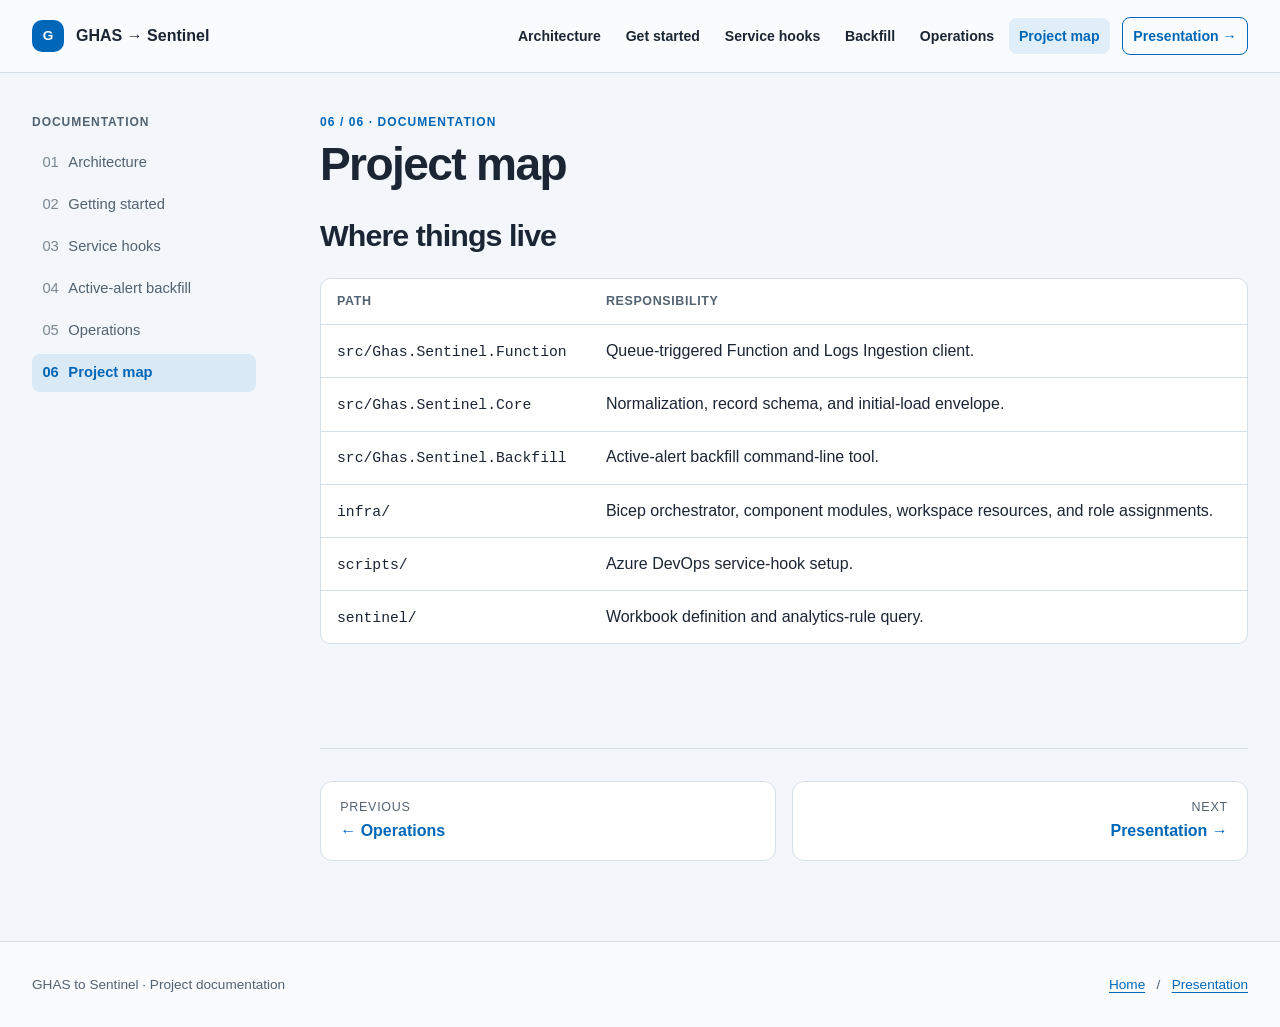
<file: docs/reference.html>
<!doctype html>
<html lang="en">
<head>
  <meta charset="utf-8">
  <meta name="viewport" content="width=device-width, initial-scale=1">
  <meta name="description" content="Where each part of the solution lives in the repository.">
  <title>Project map | GHAS to Sentinel</title>
  <script src="assets/theme.js"></script>
  <script src="assets/nav.js" defer></script>
  <link rel="stylesheet" href="assets/site.css">
</head>
<body>
  <a class="skip-link" href="#content">Skip to content</a>
  <header class="site-header">
    <div class="wrap header-inner">
      <a class="brand" href="index.html"><span class="brand-mark" aria-hidden="true">G</span><span>GHAS <span aria-hidden="true">&rarr;</span> Sentinel</span></a>
      <nav class="site-nav" aria-label="Main navigation">
        <a href="architecture.html">Architecture</a>
        <a href="getting-started.html">Get started</a>
        <a href="service-hooks.html">Service hooks</a>
        <a href="backfill.html">Backfill</a>
        <a href="operations.html">Operations</a>
        <a href="reference.html" aria-current="page">Project map</a>
        <a class="nav-cta" href="presentation.html">Presentation <span aria-hidden="true">&rarr;</span></a>
      </nav>
    </div>
  </header>
  <main id="content" class="wrap layout">
      <nav class="sidebar" aria-label="Documentation">
        <strong>Documentation</strong>
        <a href="architecture.html"><span>01</span>Architecture</a>
        <a href="getting-started.html"><span>02</span>Getting started</a>
        <a href="service-hooks.html"><span>03</span>Service hooks</a>
        <a href="backfill.html"><span>04</span>Active-alert backfill</a>
        <a href="operations.html"><span>05</span>Operations</a>
        <a href="reference.html" aria-current="page"><span>06</span>Project map</a>
      </nav>
      <div>
          <p class="section-label">06 / 06 &middot; Documentation</p>
          <h1 class="page-title">Project map</h1>

          <section class="content-section" id="project-map">
            <h2>Where things live</h2>
            <div class="table-wrap" tabindex="0" role="region" aria-label="Project file map">
              <table>
                <thead><tr><th scope="col">Path</th><th scope="col">Responsibility</th></tr></thead>
                <tbody>
                  <tr><td><code>src/Ghas.Sentinel.Function</code></td><td>Queue-triggered Function and Logs Ingestion client.</td></tr>
                  <tr><td><code>src/Ghas.Sentinel.Core</code></td><td>Normalization, record schema, and initial-load envelope.</td></tr>
                  <tr><td><code>src/Ghas.Sentinel.Backfill</code></td><td>Active-alert backfill command-line tool.</td></tr>
                  <tr><td><code>infra/</code></td><td>Bicep orchestrator, component modules, workspace resources, and role assignments.</td></tr>
                  <tr><td><code>scripts/</code></td><td>Azure DevOps service-hook setup.</td></tr>
                  <tr><td><code>sentinel/</code></td><td>Workbook definition and analytics-rule query.</td></tr>
                </tbody>
              </table>
            </div>
          </section>
          <nav class="pager" aria-label="Page navigation"><a class="prev" href="operations.html"><small>Previous</small><strong>&larr; Operations</strong></a><a class="next" href="presentation.html"><small>Next</small><strong>Presentation &rarr;</strong></a></nav>
      </div>
  </main>
  <footer class="site-footer">
    <div class="wrap footer-inner"><p>GHAS to Sentinel &middot; Project documentation</p><p><a href="index.html">Home</a> &nbsp; / &nbsp; <a href="presentation.html">Presentation</a></p></div>
  </footer>
</body>
</html>
</file>
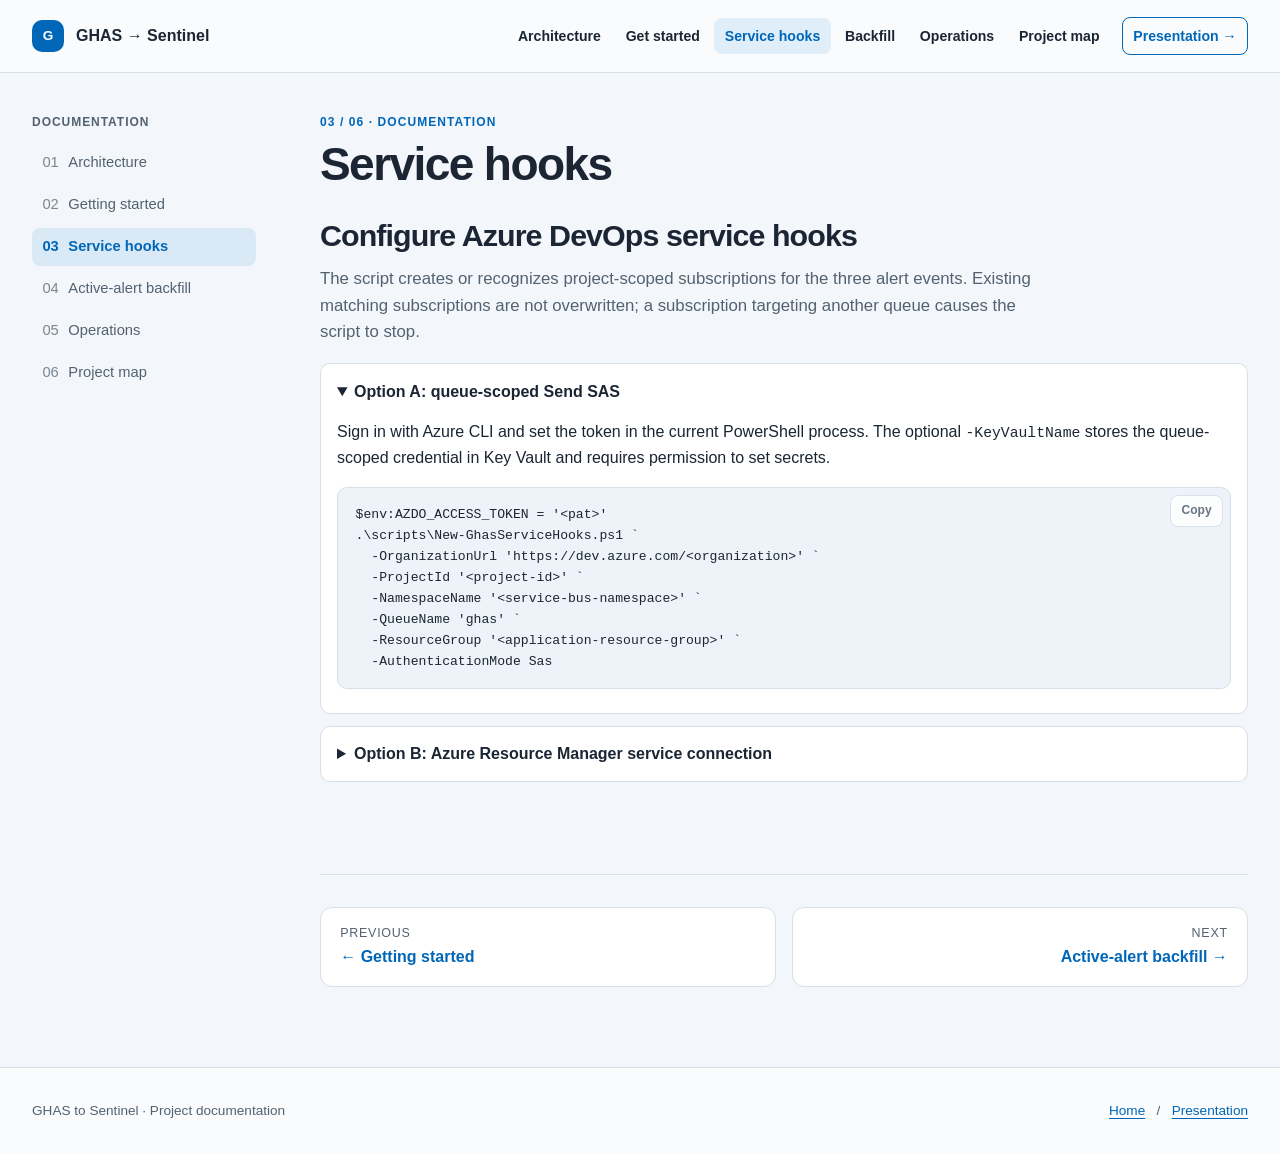
<file: docs/service-hooks.html>
<!doctype html>
<html lang="en">
<head>
  <meta charset="utf-8">
  <meta name="viewport" content="width=device-width, initial-scale=1">
  <meta name="description" content="Connect Azure DevOps Advanced Security events to the queue with SAS or a service connection.">
  <title>Service hooks | GHAS to Sentinel</title>
  <script src="assets/theme.js"></script>
  <script src="assets/nav.js" defer></script>
  <link rel="stylesheet" href="assets/site.css">
</head>
<body>
  <a class="skip-link" href="#content">Skip to content</a>
  <header class="site-header">
    <div class="wrap header-inner">
      <a class="brand" href="index.html"><span class="brand-mark" aria-hidden="true">G</span><span>GHAS <span aria-hidden="true">&rarr;</span> Sentinel</span></a>
      <nav class="site-nav" aria-label="Main navigation">
        <a href="architecture.html">Architecture</a>
        <a href="getting-started.html">Get started</a>
        <a href="service-hooks.html" aria-current="page">Service hooks</a>
        <a href="backfill.html">Backfill</a>
        <a href="operations.html">Operations</a>
        <a href="reference.html">Project map</a>
        <a class="nav-cta" href="presentation.html">Presentation <span aria-hidden="true">&rarr;</span></a>
      </nav>
    </div>
  </header>
  <main id="content" class="wrap layout">
      <nav class="sidebar" aria-label="Documentation">
        <strong>Documentation</strong>
        <a href="architecture.html"><span>01</span>Architecture</a>
        <a href="getting-started.html"><span>02</span>Getting started</a>
        <a href="service-hooks.html" aria-current="page"><span>03</span>Service hooks</a>
        <a href="backfill.html"><span>04</span>Active-alert backfill</a>
        <a href="operations.html"><span>05</span>Operations</a>
        <a href="reference.html"><span>06</span>Project map</a>
      </nav>
      <div>
          <p class="section-label">03 / 06 &middot; Documentation</p>
          <h1 class="page-title">Service hooks</h1>

          <section class="content-section" id="service-hooks">
            <h2>Configure Azure DevOps service hooks</h2>
            <p class="lead">The script creates or recognizes project-scoped subscriptions for the three alert events. Existing matching subscriptions are not overwritten; a subscription targeting another queue causes the script to stop.</p>
            <details open>
              <summary>Option A: queue-scoped Send SAS</summary>
              <div>
                <p>Sign in with Azure CLI and set the token in the current PowerShell process. The optional <code>-KeyVaultName</code> stores the queue-scoped credential in Key Vault and requires permission to set secrets.</p>
                <pre tabindex="0" role="region" aria-label="SAS service-hook configuration"><code>$env:AZDO_ACCESS_TOKEN = '&lt;pat&gt;'
.\scripts\New-GhasServiceHooks.ps1 `
  -OrganizationUrl 'https://dev.azure.com/&lt;organization&gt;' `
  -ProjectId '&lt;project-id&gt;' `
  -NamespaceName '&lt;service-bus-namespace&gt;' `
  -QueueName 'ghas' `
  -ResourceGroup '&lt;application-resource-group&gt;' `
  -AuthenticationMode Sas</code></pre>
              </div>
            </details>
            <details>
              <summary>Option B: Azure Resource Manager service connection</summary>
              <div>
                <p>Grant the service connection's principal the Azure Service Bus Data Sender role on the namespace or queue. A service connection configured for workload identity federation can be used.</p>
                <pre tabindex="0" role="region" aria-label="Service connection hook configuration"><code>$env:AZDO_ACCESS_TOKEN = '&lt;pat&gt;'
.\scripts\New-GhasServiceHooks.ps1 `
  -OrganizationUrl 'https://dev.azure.com/&lt;organization&gt;' `
  -ProjectId '&lt;project-id&gt;' `
  -NamespaceName '&lt;service-bus-namespace&gt;' `
  -QueueName 'ghas' `
  -AuthenticationMode ServiceConnection `
  -ServiceConnectionId '&lt;service-connection-id&gt;'</code></pre>
              </div>
            </details>
          </section>
          <nav class="pager" aria-label="Page navigation"><a class="prev" href="getting-started.html"><small>Previous</small><strong>&larr; Getting started</strong></a><a class="next" href="backfill.html"><small>Next</small><strong>Active-alert backfill &rarr;</strong></a></nav>
      </div>
  </main>
  <footer class="site-footer">
    <div class="wrap footer-inner"><p>GHAS to Sentinel &middot; Project documentation</p><p><a href="index.html">Home</a> &nbsp; / &nbsp; <a href="presentation.html">Presentation</a></p></div>
  </footer>
</body>
</html>
</file>
<file: docs/assets/site.css>
/* Azure DevOps-inspired colors, with accessible light and dark variants. */
:root {
  color-scheme: light;
  --cp-bg: #f3f6fa;
  --cp-bg-elevated: #f9fbfd;
  --cp-surface: #ffffff;
  --cp-surface-soft: #edf3f8;
  --cp-border: #d5e0e9;
  --cp-border-strong: #8397a7;
  --cp-text: #1b2533;
  --cp-text-muted: #526170;
  --cp-text-soft: #536271;
  --cp-accent: #0067b8;
  --cp-accent-hover: #005a9e;
  --cp-accent-soft: rgba(0, 120, 212, 0.1);
  --cp-accent-fg: #ffffff;
  --cp-link: #0067b8;
  --cp-highlight: rgba(0, 120, 212, 0.12);
}
html[data-theme="dark"] {
  color-scheme: dark;
  --cp-bg: #111a24;
  --cp-bg-elevated: #172534;
  --cp-surface: #1b2b3c;
  --cp-surface-soft: #142231;
  --cp-border: #3a526a;
  --cp-border-strong: #7690a8;
  --cp-text: #edf5fc;
  --cp-text-muted: #b6c8d8;
  --cp-text-soft: #bdcddd;
  --cp-accent: #66b9ff;
  --cp-accent-hover: #90cdff;
  --cp-accent-soft: rgba(0, 120, 212, 0.2);
  --cp-accent-fg: #10283d;
  --cp-link: #66b9ff;
  --cp-highlight: rgba(102, 185, 255, 0.18);
}
* { box-sizing: border-box; }
html { scroll-behavior: smooth; scroll-padding-top: 2rem; }
body {
  margin: 0;
  background: var(--cp-bg);
  color: var(--cp-text);
  font: 1rem/1.6 "Segoe UI", Aptos, Calibri, -apple-system, BlinkMacSystemFont, sans-serif;
}
a { color: var(--cp-accent); text-decoration-thickness: 1px; text-underline-offset: .2em; }
a:hover { color: var(--cp-accent-hover); }
a:focus-visible, button:focus-visible, summary:focus-visible, pre:focus-visible, .table-wrap:focus-visible {
  outline: 3px solid var(--cp-accent);
  outline-offset: 4px;
}
html { -webkit-text-size-adjust: 100%; text-size-adjust: 100%; }
[id] { scroll-margin-top: 6rem; }
code, pre { font-family: Consolas, "Courier New", Courier, monospace; }
code { font-size: .92em; overflow-wrap: anywhere; }
pre code { font-size: inherit; overflow-wrap: normal; }
.skip-link { position: absolute; top: .5rem; left: .5rem; z-index: 30; padding: .5rem .75rem; background: var(--cp-surface); transform: translateY(-200%); }
.skip-link:focus { transform: translateY(0); }
.wrap { width: min(100% - 3rem, 76rem); margin: 0 auto; }

.site-header { position: sticky; top: 0; z-index: 20; border-bottom: 1px solid var(--cp-border); background: var(--cp-bg-elevated); }
.header-inner { position: relative; min-height: 4.5rem; display: flex; align-items: center; justify-content: space-between; gap: 1rem; }
.brand { display: inline-flex; align-items: center; gap: .75rem; color: var(--cp-text); font-weight: 700; text-decoration: none; white-space: nowrap; }
.brand:hover { color: var(--cp-text); }
.brand-mark { display: grid; place-items: center; width: 2rem; height: 2rem; border-radius: .625rem; background: var(--cp-accent); color: var(--cp-accent-fg); font-size: .85rem; }
.site-nav { display: flex; align-items: center; gap: .25rem; min-width: 0; }
.site-nav a { padding: .45rem .65rem; border-radius: .5rem; color: var(--cp-text); font-size: .88rem; font-weight: 600; text-decoration: none; white-space: nowrap; }
.site-nav a:hover { background: var(--cp-surface-soft); color: var(--cp-accent); }
.site-nav a[aria-current="page"] { background: var(--cp-accent-soft); color: var(--cp-accent); }
.site-nav .nav-cta { margin-left: .5rem; border: 1px solid var(--cp-accent); color: var(--cp-accent); }
.nav-toggle { display: none; align-items: center; gap: .45rem; min-height: 2.75rem; padding: .45rem .8rem; border: 1px solid var(--cp-border-strong); border-radius: .625rem; background: var(--cp-surface); color: var(--cp-text); font: inherit; font-size: .9rem; font-weight: 600; cursor: pointer; }
.nav-toggle:hover { border-color: var(--cp-accent); color: var(--cp-accent); }
.nav-toggle svg { width: 1.25rem; height: 1.25rem; }
.nav-toggle path { transition: transform .2s, opacity .2s; transform-origin: center; }
.nav-open .nav-toggle .bar-top { transform: translateY(5px) rotate(45deg); }
.nav-open .nav-toggle .bar-mid { opacity: 0; }
.nav-open .nav-toggle .bar-bot { transform: translateY(-5px) rotate(-45deg); }
.code-block { position: relative; }
.copy-button { position: absolute; top: .5rem; right: .5rem; min-height: 2rem; padding: .25rem .65rem; border: 1px solid var(--cp-border); border-radius: .5rem; background: var(--cp-surface); color: var(--cp-text-soft); font: inherit; font-size: .75rem; font-weight: 600; cursor: pointer; opacity: .85; }
.copy-button:hover { border-color: var(--cp-accent); color: var(--cp-accent); opacity: 1; }
.code-block pre { padding-right: 5rem; }

.hero { display: grid; grid-template-columns: minmax(0, 1.1fr) minmax(19rem, .9fr); gap: clamp(2.5rem, 6vw, 6rem); align-items: center; padding: 5rem 0 4rem; }
.eyebrow { display: inline-flex; align-items: center; gap: .5rem; color: var(--cp-accent); font-size: .75rem; font-weight: 700; letter-spacing: .1em; text-transform: uppercase; }
.eyebrow::before { content: ""; width: .5rem; height: .5rem; border-radius: 50%; background: var(--cp-accent); }
h1, h2, h3, p { margin-top: 0; }
.hero h1 { margin: 1.2rem 0; max-width: 12ch; font-size: clamp(2.8rem, 5.3vw, 5rem); line-height: 1.03; letter-spacing: -.045em; }
h1 em { color: var(--cp-accent); font-style: normal; }
.hero-copy { max-width: 36rem; color: var(--cp-text-soft); font-size: 1.1rem; }
.hero-actions { display: flex; flex-wrap: wrap; gap: .75rem; margin-top: 1.75rem; }
.button { display: inline-flex; align-items: center; justify-content: center; gap: .5rem; min-height: 2.8rem; padding: .65rem 1rem; border: 1px solid var(--cp-accent); border-radius: .625rem; background: var(--cp-accent); color: var(--cp-accent-fg); font-weight: 700; text-decoration: none; }
.button:hover { border-color: var(--cp-accent-hover); background: var(--cp-accent-hover); color: var(--cp-accent-fg); }
.button.secondary { border-color: var(--cp-border-strong); background: var(--cp-surface); color: var(--cp-text); }
.button.secondary:hover { border-color: var(--cp-accent); color: var(--cp-accent); }
.hero-note { margin: 1.25rem 0 0; color: var(--cp-text-soft); font-size: .85rem; }
.route-card { padding: 1.5rem; border: 1px solid var(--cp-border); border-radius: 1rem; background: var(--cp-surface); box-shadow: 0 1px 2px var(--cp-border); }
.card-label { color: var(--cp-text-soft); font-size: .72rem; font-weight: 700; letter-spacing: .1em; text-transform: uppercase; }
.route-card h2 { margin: .25rem 0 1.25rem; font-size: 1.25rem; letter-spacing: -.02em; }
.route { margin: 0; padding: 0; list-style: none; }
.route li { display: flex; gap: .875rem; align-items: flex-start; padding: .75rem 0; border-top: 1px solid var(--cp-border); }
.route li + li { margin-top: 0; }
.route-number { flex: 0 0 2rem; display: grid; place-items: center; width: 2rem; height: 2rem; border-radius: .625rem; background: var(--cp-accent-soft); color: var(--cp-accent); font-size: .72rem; font-weight: 700; }
.route strong, .route span:last-child { display: block; }
.route span:last-child { color: var(--cp-text-soft); font-size: .85rem; }
.route-foot { margin: .75rem 0 0; padding: .75rem; border-radius: .625rem; background: var(--cp-surface-soft); color: var(--cp-text-soft); font-size: .82rem; }

.home-section { padding: 0 0 4.5rem; }
.home-section > h2 { margin-bottom: .5rem; font-size: clamp(1.7rem, 2.6vw, 2.2rem); letter-spacing: -.03em; }
.doc-links { display: grid; grid-template-columns: repeat(3, minmax(0, 1fr)); gap: 1rem; margin: 1.5rem 0 0; padding: 0; list-style: none; }
.doc-links li + li { margin-top: 0; }
.doc-link { display: block; height: 100%; padding: 1.2rem; border: 1px solid var(--cp-border); border-radius: 1rem; background: var(--cp-surface); color: var(--cp-text); text-decoration: none; transition: border-color .15s, transform .15s; }
.doc-link:hover { border-color: var(--cp-accent); color: var(--cp-text); transform: translateY(-2px); }
.doc-link strong { display: block; margin-bottom: .3rem; font-size: 1.05rem; }
.doc-link strong::after { content: " \2192"; color: var(--cp-accent); }
.doc-link span { color: var(--cp-text-soft); font-size: .92rem; }

.layout { display: grid; grid-template-columns: 14rem minmax(0, 1fr); gap: clamp(2rem, 5vw, 5rem); align-items: start; padding: 2.5rem 0 5rem; }
.layout > div { min-width: 0; }
.sidebar { position: sticky; top: 6.5rem; display: grid; gap: .25rem; }
.sidebar strong { margin-bottom: .5rem; color: var(--cp-text-soft); font-size: .75rem; letter-spacing: .08em; text-transform: uppercase; }
.sidebar a { display: flex; gap: .6rem; padding: .45rem .65rem; border-radius: .5rem; color: var(--cp-text-soft); font-size: .92rem; text-decoration: none; }
.sidebar a span { color: var(--cp-text-soft); font-variant-numeric: tabular-nums; opacity: .75; }
.sidebar a:hover { background: var(--cp-surface-soft); color: var(--cp-accent); }
.sidebar a[aria-current="page"] { background: var(--cp-accent-soft); color: var(--cp-accent); font-weight: 700; }
.sidebar a[aria-current="page"] span { color: var(--cp-accent); opacity: 1; }

.page-title { margin-bottom: 1.75rem; font-size: clamp(2.1rem, 3.6vw, 3rem); line-height: 1.1; letter-spacing: -.035em; }
.content-section { padding: 2rem 0 2.5rem; border-top: 1px solid var(--cp-border); }
.content-section:first-of-type { border-top: 0; padding-top: 0; }
.section-label { margin-bottom: .4rem; color: var(--cp-accent); font-size: .75rem; font-weight: 700; letter-spacing: .09em; text-transform: uppercase; }
.content-section h2 { margin-bottom: .75rem; font-size: clamp(1.5rem, 2.4vw, 1.9rem); line-height: 1.2; letter-spacing: -.03em; }
.content-section h3, .card h3 { margin-bottom: .4rem; font-size: 1.05rem; line-height: 1.3; }
.lead { max-width: 45rem; color: var(--cp-text-soft); font-size: 1.05rem; }
.cards { display: grid; grid-template-columns: repeat(3, minmax(0, 1fr)); gap: 1rem; margin: 1.5rem 0; }
.cards.two { grid-template-columns: repeat(2, minmax(0, 1fr)); }
.card { padding: 1.2rem; border: 1px solid var(--cp-border); border-radius: 1rem; background: var(--cp-surface); }
.card p { margin-bottom: 0; color: var(--cp-text-soft); font-size: .92rem; }
.card-index { display: inline-grid; place-items: center; width: 2rem; height: 2rem; margin-bottom: 1rem; border-radius: .625rem; background: var(--cp-accent-soft); color: var(--cp-accent); font-size: .75rem; font-weight: 700; }
.note { margin: 1.5rem 0; padding: 1rem 1.2rem; border: 1px solid var(--cp-border); border-left: .25rem solid var(--cp-accent); border-radius: .625rem; background: var(--cp-bg-elevated); }
.note p:last-child { margin-bottom: 0; }
.steps { display: grid; gap: .75rem; margin: 1.5rem 0; padding: 0; list-style: none; counter-reset: steps; }
.steps li { position: relative; margin: 0; padding: .85rem 1rem .85rem 3.75rem; border: 1px solid var(--cp-border); border-radius: .625rem; background: var(--cp-surface); counter-increment: steps; }
.steps li::before { content: counter(steps, decimal-leading-zero); position: absolute; left: 1rem; color: var(--cp-accent); font-weight: 700; }
.steps strong { display: block; }
.steps span { color: var(--cp-text-soft); font-size: .92rem; }
ul { padding-left: 1.3rem; }
li + li { margin-top: .35rem; }
pre { max-width: 100%; margin: 1rem 0 1.5rem; padding: 1rem 1.1rem; overflow-x: auto; border: 1px solid var(--cp-border); border-radius: .625rem; background: var(--cp-surface-soft); color: var(--cp-text); font-size: .82rem; line-height: 1.6; }
details { margin: .75rem 0; border: 1px solid var(--cp-border); border-radius: .625rem; background: var(--cp-surface); }
summary { padding: .9rem 1rem; cursor: pointer; font-weight: 700; }
details > div { padding: 0 1rem 1rem; }
details pre { margin-bottom: .5rem; }
.table-wrap { overflow-x: auto; margin: 1.5rem 0; border: 1px solid var(--cp-border); border-radius: .625rem; background: var(--cp-surface); }
table { width: 100%; border-collapse: collapse; text-align: left; }
th, td { padding: .8rem 1rem; border-bottom: 1px solid var(--cp-border); vertical-align: top; }
th { color: var(--cp-text-soft); font-size: .78rem; text-transform: uppercase; letter-spacing: .05em; }
tr:last-child td { border-bottom: 0; }

.pager { display: grid; grid-template-columns: repeat(2, minmax(0, 1fr)); gap: 1rem; margin-top: 2.5rem; padding-top: 2rem; border-top: 1px solid var(--cp-border); }
.pager a { display: block; padding: 1rem 1.2rem; border: 1px solid var(--cp-border); border-radius: .75rem; background: var(--cp-surface); color: var(--cp-text); text-decoration: none; }
.pager a:hover { border-color: var(--cp-accent); color: var(--cp-text); }
.pager small { display: block; color: var(--cp-text-soft); font-size: .78rem; text-transform: uppercase; letter-spacing: .06em; }
.pager strong { color: var(--cp-accent); }
.pager .next { grid-column: 2; text-align: right; }

.site-footer { padding: 2rem 0; border-top: 1px solid var(--cp-border); background: var(--cp-bg-elevated); }
.footer-inner { display: flex; justify-content: space-between; gap: 1rem; color: var(--cp-text-soft); font-size: .85rem; }
.footer-inner p { margin: 0; }

@media (max-width: 1100px) {
  .header-inner { flex-wrap: wrap; gap: 0; padding-top: .75rem; }
  .site-nav { flex-basis: 100%; margin: .5rem -.65rem 0; padding-bottom: .5rem; overflow-x: auto; scrollbar-width: thin; }
  .site-nav .nav-cta { margin-left: auto; }
  .js .header-inner { flex-wrap: nowrap; min-height: 4rem; padding-top: 0; }
  .js .nav-toggle { display: inline-flex; }
  .js .site-nav { position: absolute; top: calc(100% + 1px); right: 0; left: 0; z-index: 25; display: none; flex-direction: column; align-items: stretch; gap: .15rem; max-height: calc(100dvh - 5rem); margin: 0; padding: .75rem; overflow-y: auto; border: 1px solid var(--cp-border); border-top: 0; border-radius: 0 0 1rem 1rem; background: var(--cp-bg-elevated); box-shadow: 0 16px 32px rgba(0, 0, 0, .14); }
  .js .nav-open .site-nav { display: flex; }
  .js .site-nav a { display: flex; align-items: center; min-height: 2.75rem; padding: .6rem .85rem; font-size: 1rem; }
  .js .site-nav .nav-cta { justify-content: center; margin: .5rem 0 0; }
}
@media (max-width: 900px) {
  .hero { grid-template-columns: 1fr; gap: 2rem; padding: 3.5rem 0 3rem; }
  .route-card { max-width: 36rem; }
  .doc-links { grid-template-columns: repeat(2, minmax(0, 1fr)); }
  .layout { grid-template-columns: minmax(0, 1fr); gap: 1.5rem; padding-top: 1.5rem; }
  .sidebar { position: static; display: flex; flex-wrap: wrap; gap: .25rem .5rem; padding-bottom: 1rem; border-bottom: 1px solid var(--cp-border); }
  .sidebar strong { flex-basis: 100%; }
  .js .sidebar { display: none; }
}
@media (max-width: 600px) {
  .wrap { width: min(100% - 2rem, 76rem); }
  .hero { padding: 2.25rem 0 2.5rem; }
  .hero h1 { font-size: clamp(2.3rem, 11vw, 2.8rem); }
  .hero-actions .button { flex: 1 1 100%; }
  .cards, .cards.two, .doc-links, .pager { grid-template-columns: 1fr; }
  .pager .next { grid-column: auto; }
  .layout { padding-bottom: 3rem; }
  .page-title { margin-bottom: 1.25rem; }
  .content-section { padding: 1.5rem 0 2rem; }
  pre { margin-inline: -.25rem; padding: .85rem; font-size: .78rem; }
  .code-block pre { padding-top: 2.75rem; padding-right: .85rem; }
  .table-wrap table, .table-wrap tbody, .table-wrap tr, .table-wrap td { display: block; }
  .table-wrap thead { position: absolute; width: 1px; height: 1px; overflow: hidden; clip: rect(0, 0, 0, 0); }
  .table-wrap tr { padding: .85rem 1rem; border-bottom: 1px solid var(--cp-border); }
  .table-wrap tr:last-child { border-bottom: 0; }
  .table-wrap td { padding: 0; border: 0; }
  .table-wrap td:first-child { margin-bottom: .2rem; font-weight: 700; }
  .table-wrap td + td { color: var(--cp-text-soft); font-size: .92rem; }
  .footer-inner { flex-direction: column; }
  .footer-inner a { display: inline-block; padding: .4rem 0; }
}
@media (max-height: 500px) and (orientation: landscape) {
  .site-header { position: static; }
  [id] { scroll-margin-top: 1rem; }
}
@media (hover: none) { .doc-link:hover { transform: none; } .copy-button { opacity: 1; } }
@media (prefers-reduced-motion: reduce) { html { scroll-behavior: auto; } .doc-link, .nav-toggle path { transition: none; } }

.infographic { margin: 1.5rem 0; }
.infographic img { display: block; width: 100%; height: auto; border-radius: 12px; box-shadow: 0 4px 16px rgba(0, 0, 0, 0.12); }
.infographic figcaption { margin-top: 0.5rem; font-size: 0.875rem; opacity: 0.8; }
</file>
